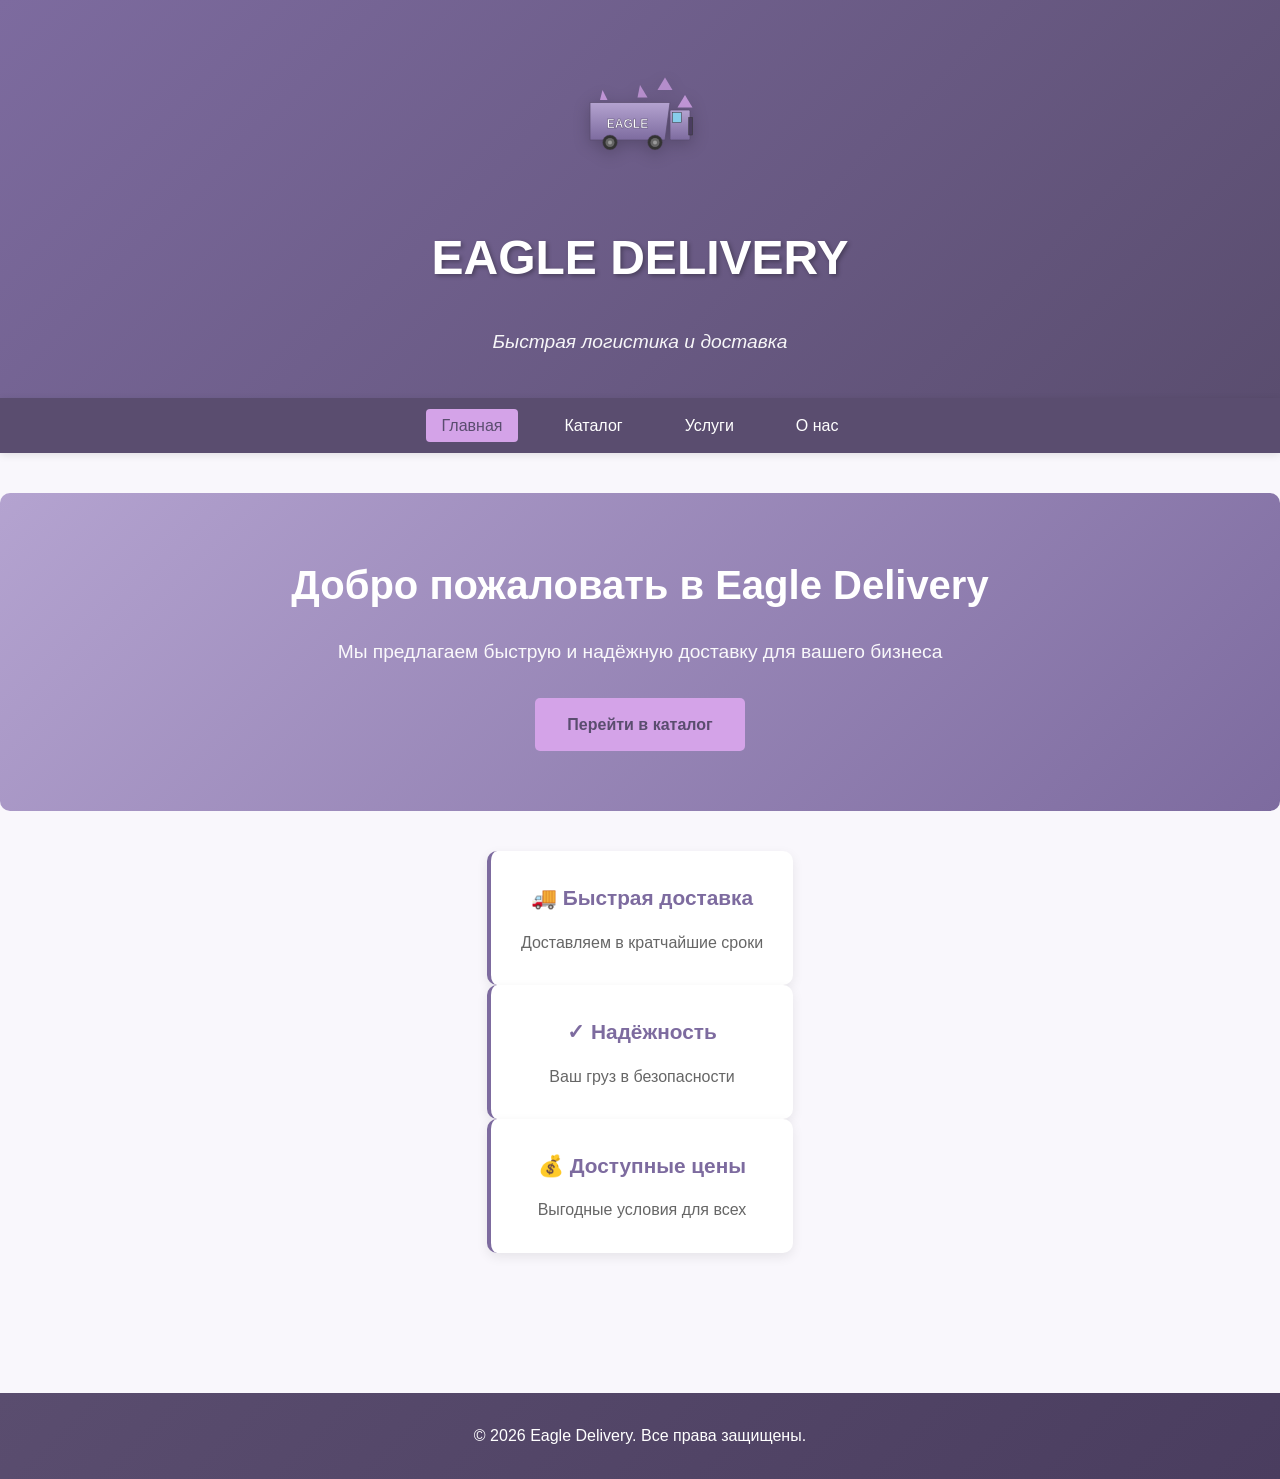
<file: index.html>
<!DOCTYPE html>
<html lang="ru">
<head>
    <meta charset="UTF-8">
    <meta name="viewport" content="width=device-width, initial-scale=1.0">
    <title>Eagle Delivery - Доставка и логистика</title>
    <link rel="stylesheet" href="styles.css">
</head>
<body>
    <header>
        <div class="container">
            <div class="logo-section">
                <svg class="logo" viewBox="0 0 600 600" xmlns="http://www.w3.org/2000/svg">
                    <!-- Грузовик с логотипом Lecho -->
                    <defs>
                        <linearGradient id="truckGradient" x1="0%" y1="0%" x2="0%" y2="100%">
                            <stop offset="0%" style="stop-color:#b4a3d0;stop-opacity:1" />
                            <stop offset="100%" style="stop-color:#7d6b9f;stop-opacity:1" />
                        </linearGradient>
                    </defs>
                    
                    <!-- Кузов грузовика -->
                    <polygon points="100,280 100,400 400,400 420,250 100,250" fill="url(#truckGradient)" stroke="#5a4d6f" stroke-width="3"/>
                    
                    <!-- Кабина -->
                    <rect x="420" y="280" width="80" height="120" fill="url(#truckGradient)" stroke="#5a4d6f" stroke-width="3" rx="5"/>
                    
                    <!-- Окно кабины -->
                    <rect x="430" y="290" width="35" height="40" fill="#87ceeb" stroke="#333" stroke-width="2"/>
                    
                    <!-- Передний бампер -->
                    <rect x="495" y="310" width="15" height="70" fill="#4a3d5f" stroke="#333" stroke-width="2"/>
                    
                    <!-- Колёса -->
                    <circle cx="180" cy="410" r="30" fill="#333" stroke="#5a4d6f" stroke-width="2"/>
                    <circle cx="180" cy="410" r="18" fill="#666"/>
                    <circle cx="180" cy="410" r="8" fill="#999"/>
                    
                    <circle cx="360" cy="410" r="30" fill="#333" stroke="#5a4d6f" stroke-width="2"/>
                    <circle cx="360" cy="410" r="18" fill="#666"/>
                    <circle cx="360" cy="410" r="8" fill="#999"/>
                    
                    <!-- Молния скорости слева -->
                    <polygon points="150,200 170,240 140,240" fill="#d4a3e8" opacity="0.8"/>
                    <polygon points="300,180 330,230 290,230" fill="#d4a3e8" opacity="0.7"/>
                    
                    <!-- Молния скорости справа -->
                    <polygon points="480,220 510,270 450,270" fill="#d4a3e8" opacity="0.8"/>
                    <polygon points="400,150 430,200 370,200" fill="#d4a3e8" opacity="0.7"/>
                    
                    <!-- Текст LECHO -->
                    <text x="250" y="350" font-family="Arial, sans-serif" font-size="48" font-weight="bold" text-anchor="middle" fill="#fff" stroke="#5a4d6f" stroke-width="2">EAGLE</text>
                </svg>
                <h1>EAGLE DELIVERY</h1>
                <p class="tagline">Быстрая логистика и доставка</p>
            </div>
        </div>
    </header>

    <nav class="navbar">
        <div class="container">
            <ul class="nav-menu">
                <li><a href="index.html" class="active">Главная</a></li>
                <li><a href="catalog/items.html">Каталог</a></li>
                <li><a href="catalog/services.html">Услуги</a></li>
                <li><a href="catalog/about.html">О нас</a></li>
            </ul>
        </div>
    </nav>

    <main>
        <section class="hero">
            <div class="container">
                <h2>Добро пожаловать в Eagle Delivery</h2>
                <p>Мы предлагаем быструю и надёжную доставку для вашего бизнеса</p>
                <a href="catalog/items.html" class="btn btn-primary">Перейти в каталог</a>
            </div>
        </section>

        <section class="features">
            <div class="container">
                <div class="feature-card">
                    <h3>🚚 Быстрая доставка</h3>
                    <p>Доставляем в кратчайшие сроки</p>
                </div>
                <div class="feature-card">
                    <h3>✓ Надёжность</h3>
                    <p>Ваш груз в безопасности</p>
                </div>
                <div class="feature-card">
                    <h3>💰 Доступные цены</h3>
                    <p>Выгодные условия для всех</p>
                </div>
            </div>
        </section>
    </main>

    <footer>
        <div class="container">
            <p>&copy; 2026 Eagle Delivery. Все права защищены.</p>
        </div>
    </footer>
</body>
</html>
</file>
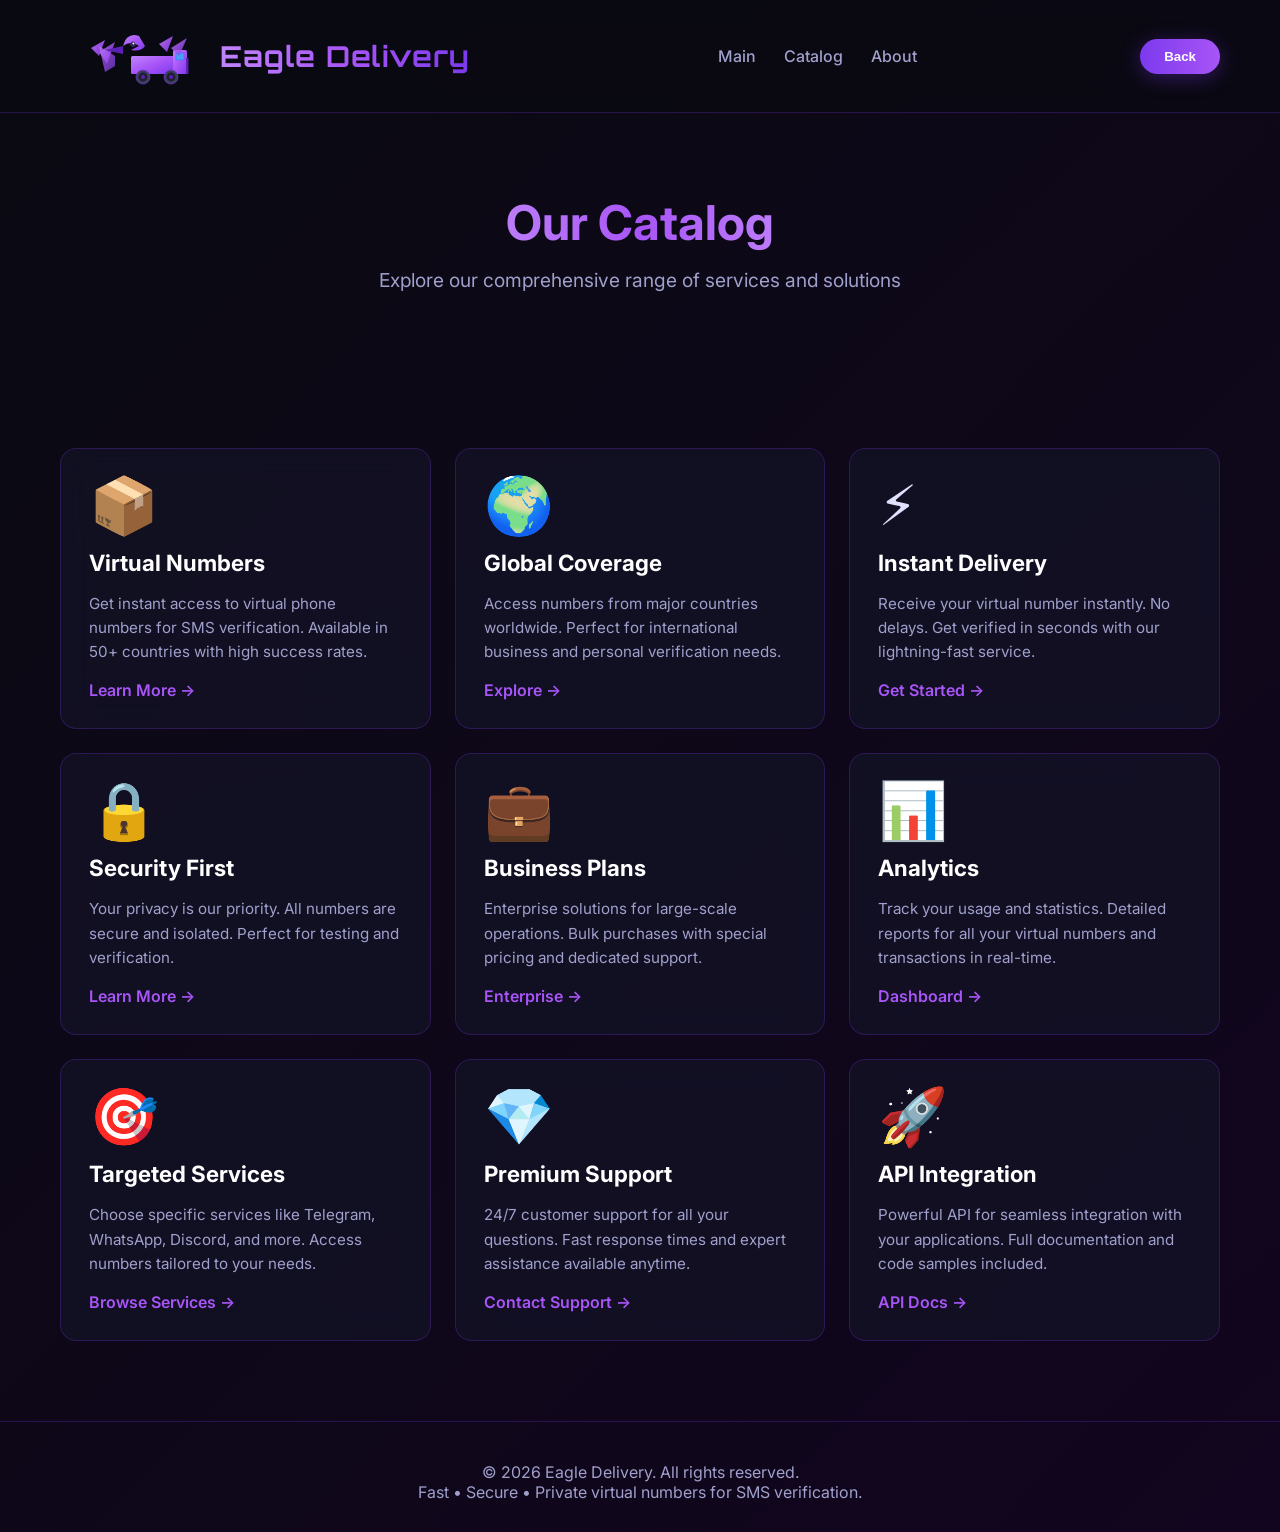
<file: catalog.html>
<!DOCTYPE html>
<html lang="en">
<head>
  <meta charset="UTF-8" />
  <meta name="viewport" content="width=device-width, initial-scale=1.0"/>
  <title>Catalog — Eagle Delivery</title>
  <link rel="preconnect" href="https://fonts.googleapis.com">
  <link rel="preconnect" href="https://fonts.gstatic.com" crossorigin>
  <link href="https://fonts.googleapis.com/css2?family=Inter:wght@300;400;500;600;700&family=Orbitron:wght@500;700&display=swap" rel="stylesheet">
  <link rel="stylesheet" href="https://cdnjs.cloudflare.com/ajax/libs/font-awesome/6.5.1/css/all.min.css" integrity="sha512-DTOQO9RWCH3ppGqcWaEA1BIZOC6xxalwEsw9c2QQeAIftl+Vegovlnee1c9QX4TctnWMn13TZye+giMm8e2LwA==" crossorigin="anonymous" referrerpolicy="no-referrer" />
  <style>
    :root {
      --bg: #0a0a12;
      --card-bg: rgba(20, 20, 40, 0.65);
      --purple: #7c3aed;
      --purple-light: #a855f7;
      --purple-dark: #5b21b6;
      --text: #e0e0ff;
      --text-muted: #a0a0cc;
      --border: rgba(124, 58, 237, 0.25);
    }
    * { margin:0; padding:0; box-sizing:border-box; }
    body {
      font-family: 'Inter', system-ui, sans-serif;
      background: linear-gradient(135deg, #0a0a12 0%, #12051f 100%);
      color: var(--text);
      min-height: 100vh;
      overflow-x: hidden;
    }
    .container { max-width: 1200px; margin: 0 auto; padding: 0 20px; }
    header {
      padding: 16px 0;
      border-bottom: 1px solid var(--border);
      backdrop-filter: blur(12px);
      position: sticky;
      top: 0;
      z-index: 100;
      background: rgba(10,10,18,0.75);
    }
    nav {
      display: flex;
      justify-content: space-between;
      align-items: center;
    }
    .logo {
      display: flex;
      align-items: center;
    }
    .logo svg {
      width: 150px;
      height: auto;
    }
    .logo-text {
      font-family: 'Orbitron', sans-serif;
      font-size: 1.8rem;
      font-weight: 700;
      background: linear-gradient(90deg, #c084fc, #a855f7, #7c3aed);
      -webkit-background-clip: text;
      -webkit-text-fill-color: transparent;
      letter-spacing: 1px;
      margin-left: 10px;
    }
    .nav-links a {
      color: var(--text-muted);
      text-decoration: none;
      margin-left: 24px;
      font-weight: 500;
      transition: color 0.3s;
    }
    .nav-links a:hover { color: var(--purple-light); }
    .btn {
      background: linear-gradient(90deg, var(--purple), var(--purple-light));
      color: white;
      border: none;
      padding: 10px 24px;
      border-radius: 50px;
      font-weight: 600;
      cursor: pointer;
      transition: all 0.3s;
      box-shadow: 0 4px 20px rgba(124,58,237,0.35);
    }
    .btn:hover {
      transform: translateY(-2px);
      box-shadow: 0 8px 30px rgba(124,58,237,0.5);
    }
    .hero {
      padding: 80px 0 60px;
      text-align: center;
    }
    .hero h1 {
      font-size: 3rem;
      margin-bottom: 0.8rem;
      background: linear-gradient(90deg, #ffffff, var(--purple-light), #ffffff);
      -webkit-background-clip: text;
      -webkit-text-fill-color: transparent;
    }
    .hero p {
      font-size: 1.2rem;
      max-width: 600px;
      margin: 0 auto 2rem;
      color: var(--text-muted);
      line-height: 1.6;
    }
    .catalog-grid {
      display: grid;
      grid-template-columns: repeat(auto-fill, minmax(280px, 1fr));
      gap: 24px;
      margin: 60px 0;
    }
    .catalog-card {
      background: var(--card-bg);
      backdrop-filter: blur(16px);
      border: 1px solid var(--border);
      border-radius: 16px;
      padding: 28px;
      transition: all 0.4s ease;
      position: relative;
      overflow: hidden;
      cursor: pointer;
    }
    .catalog-card::before {
      content: "";
      position: absolute;
      inset: 0;
      background: linear-gradient(135deg, transparent, rgba(124,58,237,0.12), transparent);
      opacity: 0;
      transition: opacity 0.5s;
    }
    .catalog-card:hover::before { opacity: 1; }
    .catalog-card:hover {
      transform: translateY(-8px);
      box-shadow: 0 16px 48px rgba(0,0,0,0.5), 0 0 32px rgba(124,58,237,0.25);
    }
    .catalog-icon {
      font-size: 3.5rem;
      margin-bottom: 16px;
      line-height: 1;
    }
    .catalog-card h3 {
      font-size: 1.4rem;
      margin-bottom: 1rem;
      color: white;
    }
    .catalog-card p {
      color: var(--text-muted);
      font-size: 0.95rem;
      line-height: 1.6;
      margin-bottom: 16px;
    }
    .catalog-link {
      display: inline-block;
      color: var(--purple-light);
      text-decoration: none;
      font-weight: 600;
      transition: color 0.3s;
    }
    .catalog-link:hover {
      color: #c084fc;
    }
    footer {
      text-align: center;
      padding: 40px 0 30px;
      color: var(--text-muted);
      border-top: 1px solid var(--border);
      margin-top: 80px;
    }
    @media (max-width: 768px) {
      .nav-links { display: none; }
      .hero h1 { font-size: 2rem; }
      .catalog-grid { grid-template-columns: 1fr; }
    }
  </style>
</head>
<body>

  <header>
    <div class="container">
      <nav>
        <div class="logo">
          <svg width="150" height="80" viewBox="0 0 600 400" xmlns="http://www.w3.org/2000/svg">
            <defs>
              <linearGradient id="eagleGrad" x1="0%" y1="0%" x2="100%" y2="100%">
                <stop offset="0%" stop-color="#c084fc" />
                <stop offset="50%" stop-color="#a855f7" />
                <stop offset="100%" stop-color="#7c3aed" />
              </linearGradient>
            </defs>
            <polygon points="80,160 150,120 120,200" fill="url(#eagleGrad)" opacity="0.9"/>
            <polygon points="120,180 200,130 160,240" fill="url(#eagleGrad)" opacity="0.8"/>
            <path d="M320 150 Q280 120 240 150 Q260 80 320 100 L350 150 Q330 180 280 170 Z" fill="url(#eagleGrad)"/>
            <path d="M240 150 L150 170 L240 190 Z" fill="#5b21b6"/>
            <circle cx="290" cy="140" r="12" fill="#1f1f3f" stroke="#a855f7" stroke-width="2"/>
            <circle cx="292" cy="138" r="5" fill="white"/>
            <rect x="280" y="200" width="220" height="90" fill="url(#eagleGrad)" rx="8"/>
            <rect x="490" y="170" width="70" height="120" fill="url(#eagleGrad)" rx="8"/>
            <rect x="505" y="185" width="40" height="35" fill="#4a9ff5" stroke="#2563eb" stroke-width="2"/>
            <rect x="555" y="210" width="12" height="80" fill="#5b21b6"/>
            <circle cx="340" cy="305" r="35" fill="#3d3d5c" stroke="#7c3aed" stroke-width="3"/>
            <circle cx="340" cy="305" r="22" fill="#1f1f2e"/>
            <circle cx="340" cy="305" r="10" fill="#5b21b6"/>
            <circle cx="480" cy="305" r="35" fill="#3d3d5c" stroke="#7c3aed" stroke-width="3"/>
            <circle cx="480" cy="305" r="22" fill="#1f1f2e"/>
            <circle cx="480" cy="305" r="10" fill="#5b21b6"/>
            <polygon points="420,140 490,100 460,180" fill="url(#eagleGrad)" opacity="0.9"/>
            <polygon points="480,160 560,110 520,200" fill="url(#eagleGrad)" opacity="0.8"/>
            <polygon points="200,200 120,150 150,280 200,250" fill="url(#eagleGrad)" opacity="0.7"/>
          </svg>
          <span class="logo-text">Eagle Delivery</span>
        </div>
        <div class="nav-links">
          <a href="online_viewer_net (5).html">Main</a>
          <a href="catalog.html">Catalog</a>
          <a href="#about">About</a>
        </div>
        <button class="btn" onclick="window.location.href='online_viewer_net (5).html'">Back</button>
      </nav>
    </div>
  </header>

  <section class="hero">
    <div class="container">
      <h1>Our Catalog</h1>
      <p>Explore our comprehensive range of services and solutions</p>
    </div>
  </section>

  <section class="container">
    <div class="catalog-grid">
      <div class="catalog-card">
        <div class="catalog-icon">📦</div>
        <h3>Virtual Numbers</h3>
        <p>Get instant access to virtual phone numbers for SMS verification. Available in 50+ countries with high success rates.</p>
        <a href="#" class="catalog-link">Learn More →</a>
      </div>

      <div class="catalog-card">
        <div class="catalog-icon">🌍</div>
        <h3>Global Coverage</h3>
        <p>Access numbers from major countries worldwide. Perfect for international business and personal verification needs.</p>
        <a href="#" class="catalog-link">Explore →</a>
      </div>

      <div class="catalog-card">
        <div class="catalog-icon">⚡</div>
        <h3>Instant Delivery</h3>
        <p>Receive your virtual number instantly. No delays. Get verified in seconds with our lightning-fast service.</p>
        <a href="#" class="catalog-link">Get Started →</a>
      </div>

      <div class="catalog-card">
        <div class="catalog-icon">🔒</div>
        <h3>Security First</h3>
        <p>Your privacy is our priority. All numbers are secure and isolated. Perfect for testing and verification.</p>
        <a href="#" class="catalog-link">Learn More →</a>
      </div>

      <div class="catalog-card">
        <div class="catalog-icon">💼</div>
        <h3>Business Plans</h3>
        <p>Enterprise solutions for large-scale operations. Bulk purchases with special pricing and dedicated support.</p>
        <a href="#" class="catalog-link">Enterprise →</a>
      </div>

      <div class="catalog-card">
        <div class="catalog-icon">📊</div>
        <h3>Analytics</h3>
        <p>Track your usage and statistics. Detailed reports for all your virtual numbers and transactions in real-time.</p>
        <a href="#" class="catalog-link">Dashboard →</a>
      </div>

      <div class="catalog-card">
        <div class="catalog-icon">🎯</div>
        <h3>Targeted Services</h3>
        <p>Choose specific services like Telegram, WhatsApp, Discord, and more. Access numbers tailored to your needs.</p>
        <a href="#" class="catalog-link">Browse Services →</a>
      </div>

      <div class="catalog-card">
        <div class="catalog-icon">💎</div>
        <h3>Premium Support</h3>
        <p>24/7 customer support for all your questions. Fast response times and expert assistance available anytime.</p>
        <a href="#" class="catalog-link">Contact Support →</a>
      </div>

      <div class="catalog-card">
        <div class="catalog-icon">🚀</div>
        <h3>API Integration</h3>
        <p>Powerful API for seamless integration with your applications. Full documentation and code samples included.</p>
        <a href="#" class="catalog-link">API Docs →</a>
      </div>
    </div>
  </section>

  <footer>
    <div class="container">
      <p>© 2026 Eagle Delivery. All rights reserved.<br>
      Fast • Secure • Private virtual numbers for SMS verification.</p>
    </div>
  </footer>

</body>
</html>
</file>
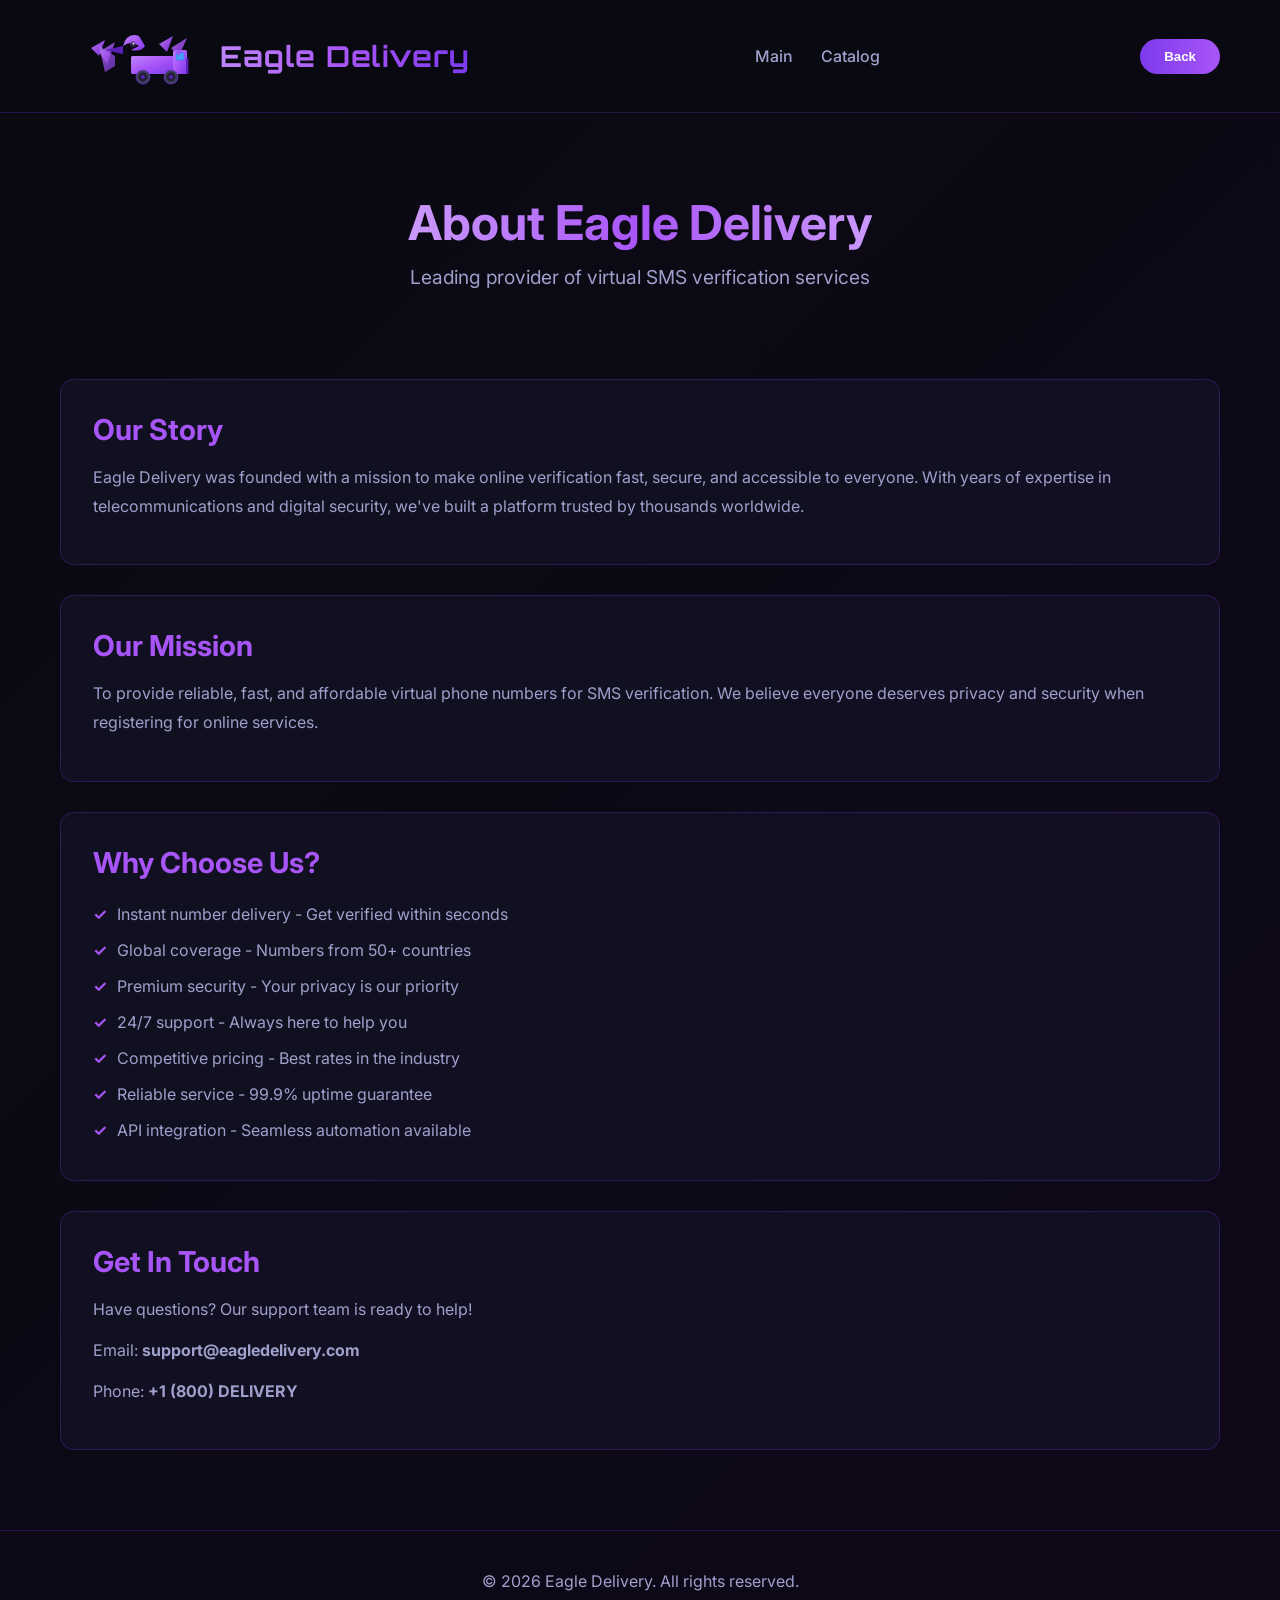
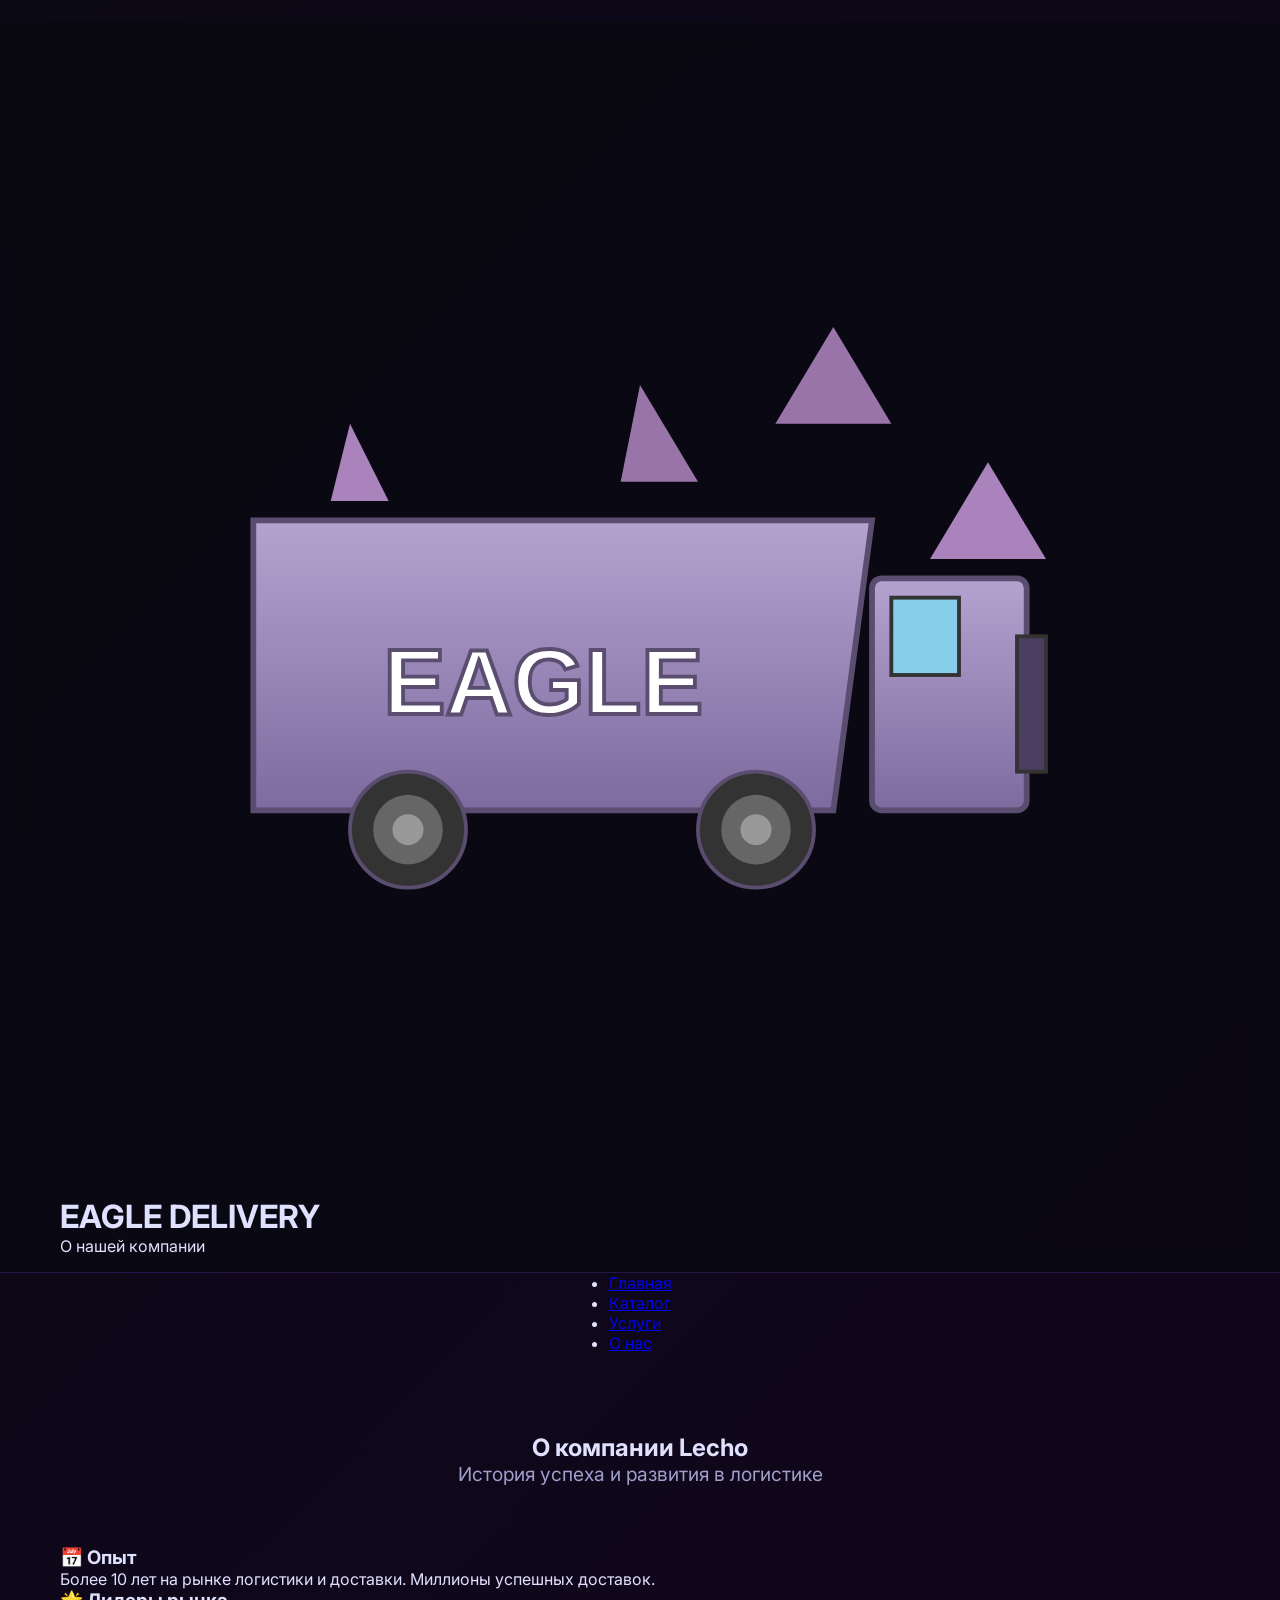
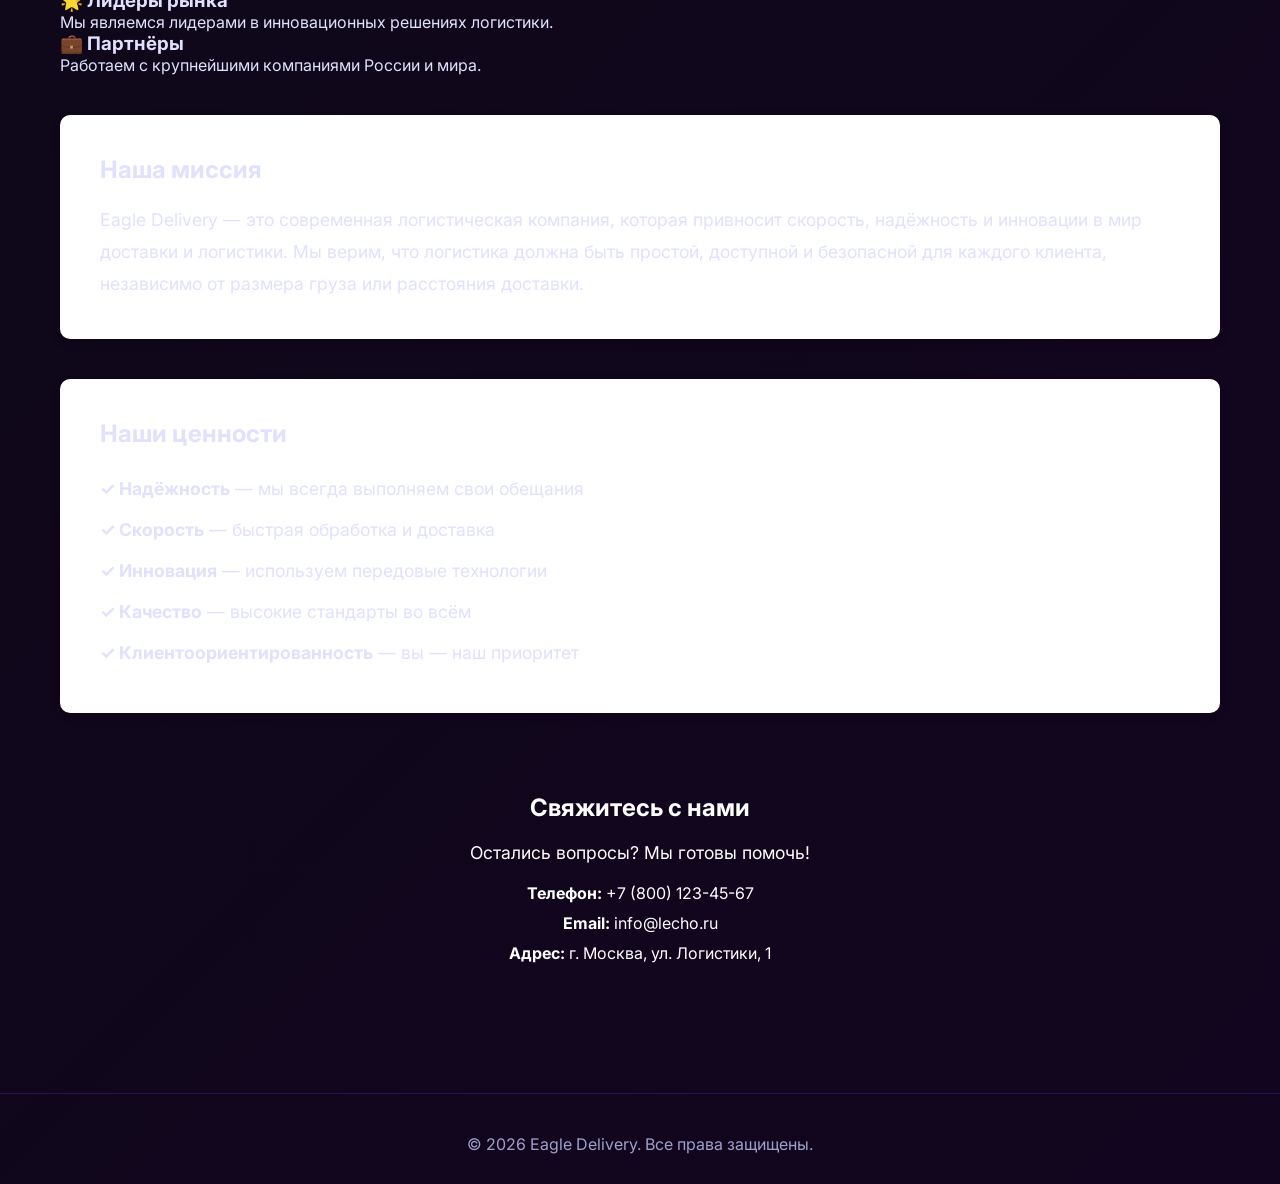
<file: catalog/about.html>
<!DOCTYPE html>
<html lang="en">
<head>
  <meta charset="UTF-8" />
  <meta name="viewport" content="width=device-width, initial-scale=1.0"/>
  <title>About — Eagle Delivery</title>
  <link rel="preconnect" href="https://fonts.googleapis.com">
  <link href="https://fonts.googleapis.com/css2?family=Inter:wght@300;400;500;600;700&family=Orbitron:wght@500;700&display=swap" rel="stylesheet">
  <style>
    :root {
      --bg: #0a0a12;
      --card-bg: rgba(20, 20, 40, 0.65);
      --purple: #7c3aed;
      --purple-light: #a855f7;
      --text: #e0e0ff;
      --text-muted: #a0a0cc;
      --border: rgba(124, 58, 237, 0.25);
    }
    * { margin:0; padding:0; box-sizing:border-box; }
    body {
      font-family: 'Inter', system-ui, sans-serif;
      background: linear-gradient(135deg, #0a0a12 0%, #12051f 100%);
      color: var(--text);
      min-height: 100vh;
    }
    .container { max-width: 1200px; margin: 0 auto; padding: 0 20px; }
    header {
      padding: 16px 0;
      border-bottom: 1px solid var(--border);
      backdrop-filter: blur(12px);
      position: sticky;
      top: 0;
      z-index: 100;
      background: rgba(10,10,18,0.75);
    }
    nav {
      display: flex;
      justify-content: space-between;
      align-items: center;
    }
    .logo {
      display: flex;
      align-items: center;
    }
    .logo svg { width: 150px; height: auto; }
    .logo-text {
      font-family: 'Orbitron', sans-serif;
      font-size: 1.8rem;
      font-weight: 700;
      background: linear-gradient(90deg, #c084fc, #a855f7, #7c3aed);
      -webkit-background-clip: text;
      -webkit-text-fill-color: transparent;
      letter-spacing: 1px;
      margin-left: 10px;
    }
    .nav-links a {
      color: var(--text-muted);
      text-decoration: none;
      margin-left: 24px;
      font-weight: 500;
      transition: color 0.3s;
    }
    .btn {
      background: linear-gradient(90deg, var(--purple), var(--purple-light));
      color: white;
      border: none;
      padding: 10px 24px;
      border-radius: 50px;
      font-weight: 600;
      cursor: pointer;
    }
    .hero { padding: 80px 0 60px; text-align: center; }
    .hero h1 {
      font-size: 3rem;
      margin-bottom: 0.8rem;
      background: linear-gradient(90deg, #ffffff, var(--purple-light), #ffffff);
      -webkit-background-clip: text;
      -webkit-text-fill-color: transparent;
    }
    .hero p {
      font-size: 1.2rem;
      color: var(--text-muted);
    }
    .content-card {
      background: var(--card-bg);
      backdrop-filter: blur(16px);
      border: 1px solid var(--border);
      border-radius: 14px;
      padding: 32px;
      margin: 30px 0;
    }
    .content-card h2 {
      color: var(--purple-light);
      margin-bottom: 16px;
      font-size: 1.8rem;
    }
    .content-card p {
      color: var(--text-muted);
      line-height: 1.8;
      margin-bottom: 12px;
    }
    .content-card ul {
      list-style: none;
      padding-left: 0;
      margin-top: 16px;
    }
    .content-card li {
      color: var(--text-muted);
      padding: 8px 0;
      padding-left: 24px;
      position: relative;
    }
    .content-card li:before {
      content: "✓";
      position: absolute;
      left: 0;
      color: var(--purple-light);
      font-weight: bold;
    }
    footer {
      text-align: center;
      padding: 40px 0 30px;
      color: var(--text-muted);
      border-top: 1px solid var(--border);
      margin-top: 80px;
    }
  </style>
</head>
<body>

  <header>
    <div class="container">
      <nav>
        <div class="logo">
          <svg width="150" height="80" viewBox="0 0 600 400" xmlns="http://www.w3.org/2000/svg">
            <defs>
              <linearGradient id="eagleGrad" x1="0%" y1="0%" x2="100%" y2="100%">
                <stop offset="0%" stop-color="#c084fc" />
                <stop offset="50%" stop-color="#a855f7" />
                <stop offset="100%" stop-color="#7c3aed" />
              </linearGradient>
            </defs>
            <polygon points="80,160 150,120 120,200" fill="url(#eagleGrad)" opacity="0.9"/>
            <polygon points="120,180 200,130 160,240" fill="url(#eagleGrad)" opacity="0.8"/>
            <path d="M320 150 Q280 120 240 150 Q260 80 320 100 L350 150 Q330 180 280 170 Z" fill="url(#eagleGrad)"/>
            <path d="M240 150 L150 170 L240 190 Z" fill="#5b21b6"/>
            <circle cx="290" cy="140" r="12" fill="#1f1f3f" stroke="#a855f7" stroke-width="2"/>
            <circle cx="292" cy="138" r="5" fill="white"/>
            <rect x="280" y="200" width="220" height="90" fill="url(#eagleGrad)" rx="8"/>
            <rect x="490" y="170" width="70" height="120" fill="url(#eagleGrad)" rx="8"/>
            <rect x="505" y="185" width="40" height="35" fill="#4a9ff5" stroke="#2563eb" stroke-width="2"/>
            <rect x="555" y="210" width="12" height="80" fill="#5b21b6"/>
            <circle cx="340" cy="305" r="35" fill="#3d3d5c" stroke="#7c3aed" stroke-width="3"/>
            <circle cx="340" cy="305" r="22" fill="#1f1f2e"/>
            <circle cx="340" cy="305" r="10" fill="#5b21b6"/>
            <circle cx="480" cy="305" r="35" fill="#3d3d5c" stroke="#7c3aed" stroke-width="3"/>
            <circle cx="480" cy="305" r="22" fill="#1f1f2e"/>
            <circle cx="480" cy="305" r="10" fill="#5b21b6"/>
            <polygon points="420,140 490,100 460,180" fill="url(#eagleGrad)" opacity="0.9"/>
            <polygon points="480,160 560,110 520,200" fill="url(#eagleGrad)" opacity="0.8"/>
            <polygon points="200,200 120,150 150,280 200,250" fill="url(#eagleGrad)" opacity="0.7"/>
          </svg>
          <span class="logo-text">Eagle Delivery</span>
        </div>
        <div class="nav-links">
          <a href="../online_viewer_net (5).html">Main</a>
          <a href="../catalog.html">Catalog</a>
        </div>
        <button class="btn" onclick="window.location.href='../online_viewer_net (5).html'">Back</button>
      </nav>
    </div>
  </header>

  <section class="hero">
    <div class="container">
      <h1>About Eagle Delivery</h1>
      <p>Leading provider of virtual SMS verification services</p>
    </div>
  </section>

  <section class="container">
    <div class="content-card">
      <h2>Our Story</h2>
      <p>Eagle Delivery was founded with a mission to make online verification fast, secure, and accessible to everyone. With years of expertise in telecommunications and digital security, we've built a platform trusted by thousands worldwide.</p>
    </div>

    <div class="content-card">
      <h2>Our Mission</h2>
      <p>To provide reliable, fast, and affordable virtual phone numbers for SMS verification. We believe everyone deserves privacy and security when registering for online services.</p>
    </div>

    <div class="content-card">
      <h2>Why Choose Us?</h2>
      <ul>
        <li>Instant number delivery - Get verified within seconds</li>
        <li>Global coverage - Numbers from 50+ countries</li>
        <li>Premium security - Your privacy is our priority</li>
        <li>24/7 support - Always here to help you</li>
        <li>Competitive pricing - Best rates in the industry</li>
        <li>Reliable service - 99.9% uptime guarantee</li>
        <li>API integration - Seamless automation available</li>
      </ul>
    </div>

    <div class="content-card">
      <h2>Get In Touch</h2>
      <p>Have questions? Our support team is ready to help!</p>
      <p>Email: <strong>support@eagledelivery.com</strong></p>
      <p>Phone: <strong>+1 (800) DELIVERY</strong></p>
    </div>
  </section>

  <footer>
    <div class="container">
      <p>© 2026 Eagle Delivery. All rights reserved.</p>
    </div>
  </footer>

</body>
</html>
</head>
<body>
    <header>
        <div class="container">
            <div class="logo-section">
                <svg class="logo" viewBox="0 0 600 600" xmlns="http://www.w3.org/2000/svg">
                    <defs>
                        <linearGradient id="truckGradient" x1="0%" y1="0%" x2="0%" y2="100%">
                            <stop offset="0%" style="stop-color:#b4a3d0;stop-opacity:1" />
                            <stop offset="100%" style="stop-color:#7d6b9f;stop-opacity:1" />
                        </linearGradient>
                    </defs>
                    <polygon points="100,280 100,400 400,400 420,250 100,250" fill="url(#truckGradient)" stroke="#5a4d6f" stroke-width="3"/>
                    <rect x="420" y="280" width="80" height="120" fill="url(#truckGradient)" stroke="#5a4d6f" stroke-width="3" rx="5"/>
                    <rect x="430" y="290" width="35" height="40" fill="#87ceeb" stroke="#333" stroke-width="2"/>
                    <rect x="495" y="310" width="15" height="70" fill="#4a3d5f" stroke="#333" stroke-width="2"/>
                    <circle cx="180" cy="410" r="30" fill="#333" stroke="#5a4d6f" stroke-width="2"/>
                    <circle cx="180" cy="410" r="18" fill="#666"/>
                    <circle cx="180" cy="410" r="8" fill="#999"/>
                    <circle cx="360" cy="410" r="30" fill="#333" stroke="#5a4d6f" stroke-width="2"/>
                    <circle cx="360" cy="410" r="18" fill="#666"/>
                    <circle cx="360" cy="410" r="8" fill="#999"/>
                    <polygon points="150,200 170,240 140,240" fill="#d4a3e8" opacity="0.8"/>
                    <polygon points="300,180 330,230 290,230" fill="#d4a3e8" opacity="0.7"/>
                    <polygon points="480,220 510,270 450,270" fill="#d4a3e8" opacity="0.8"/>
                    <polygon points="400,150 430,200 370,200" fill="#d4a3e8" opacity="0.7"/>
                    <text x="250" y="350" font-family="Arial, sans-serif" font-size="48" font-weight="bold" text-anchor="middle" fill="#fff" stroke="#5a4d6f" stroke-width="2">EAGLE</text>
                </svg>
                <h1>EAGLE DELIVERY</h1>
                <p class="tagline">О нашей компании</p>
            </div>
        </div>
    </header>

    <nav class="navbar">
        <div class="container">
            <ul class="nav-menu">
                <li><a href="../index.html">Главная</a></li>
                <li><a href="items.html">Каталог</a></li>
                <li><a href="services.html">Услуги</a></li>
                <li><a href="about.html" class="active">О нас</a></li>
            </ul>
        </div>
    </nav>

    <main>
        <section class="hero">
            <div class="container">
                <h2>О компании Lecho</h2>
                <p>История успеха и развития в логистике</p>
            </div>
        </section>

        <section>
            <div class="container">
                <div class="features">
                    <div class="feature-card fade-in">
                        <h3>📅 Опыт</h3>
                        <p>Более 10 лет на рынке логистики и доставки. Миллионы успешных доставок.</p>
                    </div>
                    <div class="feature-card fade-in">
                        <h3>🌟 Лидеры рынка</h3>
                        <p>Мы являемся лидерами в инновационных решениях логистики.</p>
                    </div>
                    <div class="feature-card fade-in">
                        <h3>💼 Партнёры</h3>
                        <p>Работаем с крупнейшими компаниями России и мира.</p>
                    </div>
                </div>

                <div style="background: white; padding: 40px; border-radius: 10px; margin: 40px 0; box-shadow: 0 4px 12px rgba(0,0,0,0.08);">
                    <h2 style="color: var(--primary-color); margin-bottom: 20px;">Наша миссия</h2>
                    <p style="font-size: 1.1em; color: var(--text-light); line-height: 1.8;">
                        Eagle Delivery — это современная логистическая компания, которая привносит скорость, надёжность и инновации в мир доставки и логистики. 
                        Мы верим, что логистика должна быть простой, доступной и безопасной для каждого клиента, независимо от размера груза или расстояния доставки.
                    </p>
                </div>

                <div style="background: white; padding: 40px; border-radius: 10px; margin: 40px 0; box-shadow: 0 4px 12px rgba(0,0,0,0.08);">
                    <h2 style="color: var(--primary-color); margin-bottom: 20px;">Наши ценности</h2>
                    <ul style="list-style: none; font-size: 1.1em; color: var(--text-dark);">
                        <li style="padding: 10px 0;"><strong style="color: var(--primary-color);">✓ Надёжность</strong> — мы всегда выполняем свои обещания</li>
                        <li style="padding: 10px 0;"><strong style="color: var(--primary-color);">✓ Скорость</strong> — быстрая обработка и доставка</li>
                        <li style="padding: 10px 0;"><strong style="color: var(--primary-color);">✓ Инновация</strong> — используем передовые технологии</li>
                        <li style="padding: 10px 0;"><strong style="color: var(--primary-color);">✓ Качество</strong> — высокие стандарты во всём</li>
                        <li style="padding: 10px 0;"><strong style="color: var(--primary-color);">✓ Клиентоориентированность</strong> — вы — наш приоритет</li>
                    </ul>
                </div>

                <div style="background: var(--primary-light); color: white; padding: 40px; border-radius: 10px; margin: 40px 0; text-align: center;">
                    <h2 style="margin-bottom: 20px;">Свяжитесь с нами</h2>
                    <p style="font-size: 1.1em; margin-bottom: 20px;">Остались вопросы? Мы готовы помочь!</p>
                    <p style="margin: 10px 0;"><strong>Телефон:</strong> +7 (800) 123-45-67</p>
                    <p style="margin: 10px 0;"><strong>Email:</strong> info@lecho.ru</p>
                    <p style="margin: 10px 0;"><strong>Адрес:</strong> г. Москва, ул. Логистики, 1</p>
                </div>
            </div>
        </section>
    </main>

    <footer>
        <div class="container">
            <p>&copy; 2026 Eagle Delivery. Все права защищены.</p>
        </div>
    </footer>
</body>
</html>
</file>
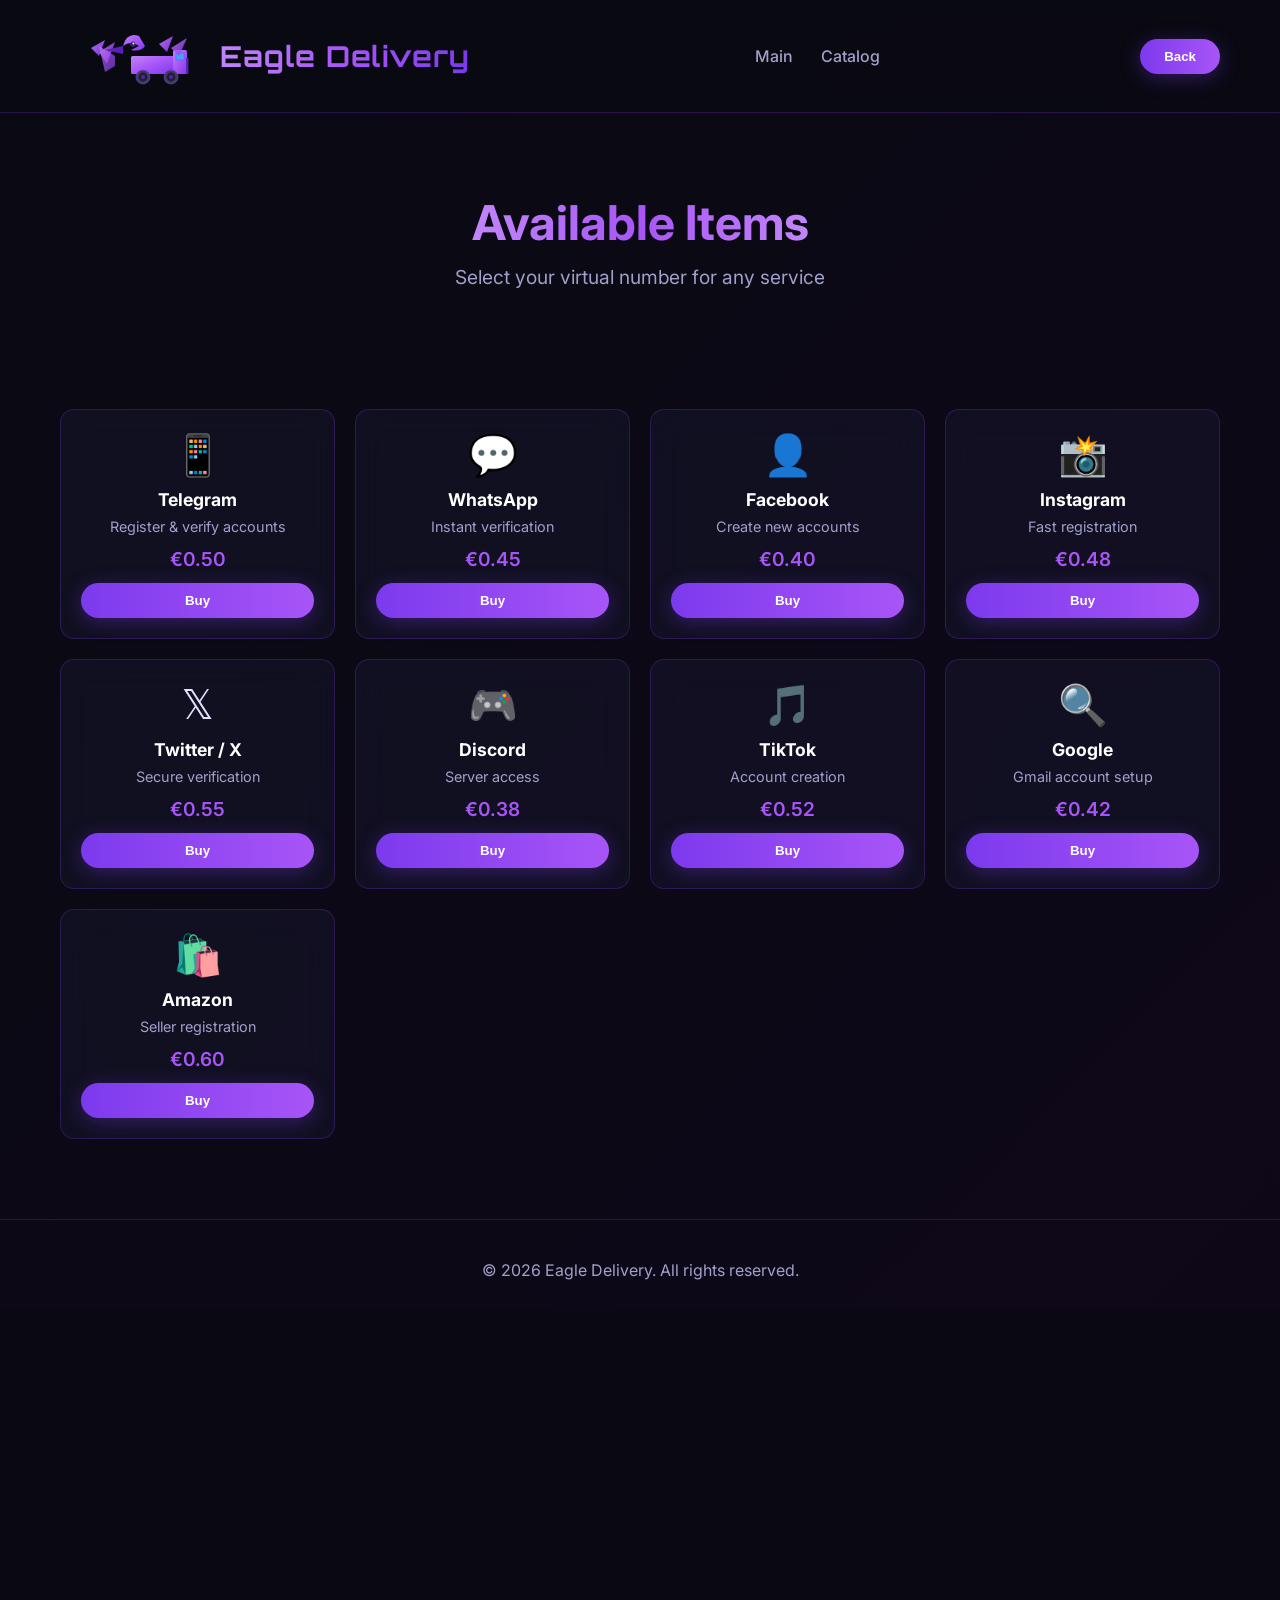
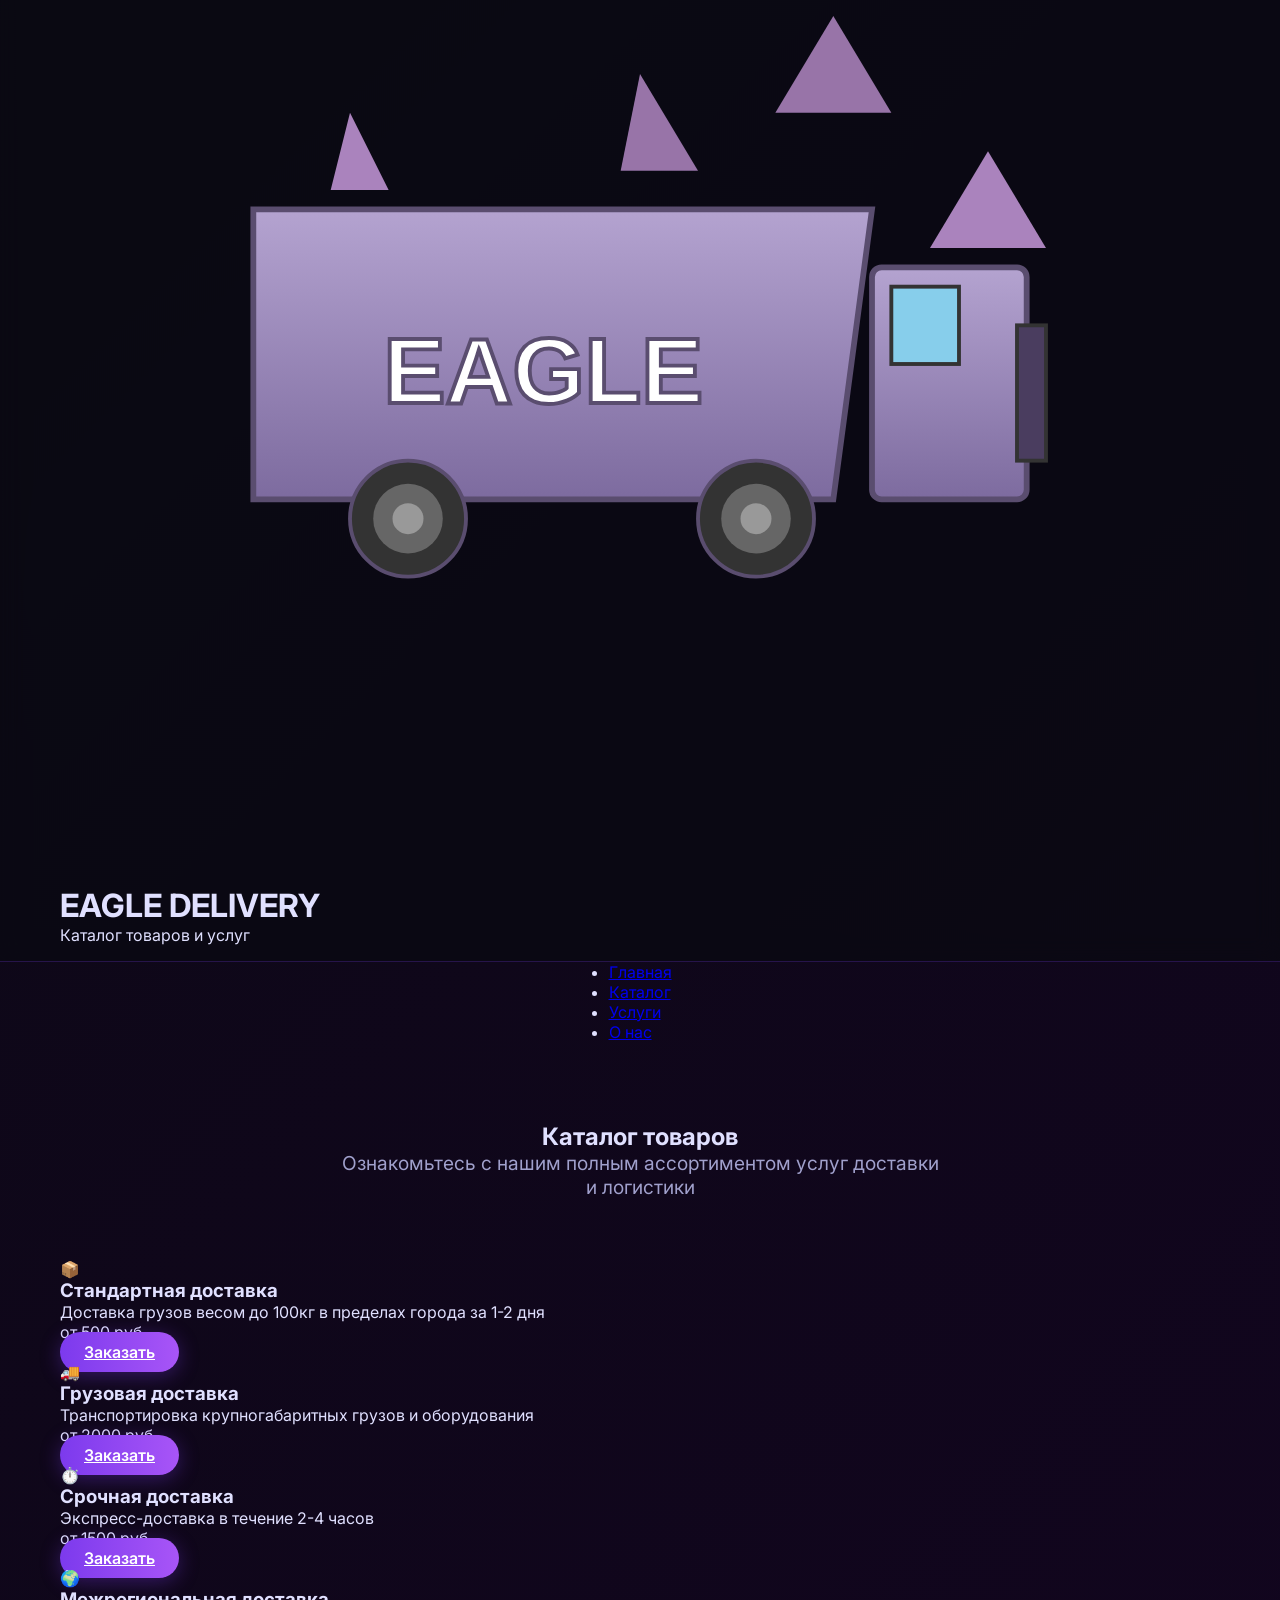
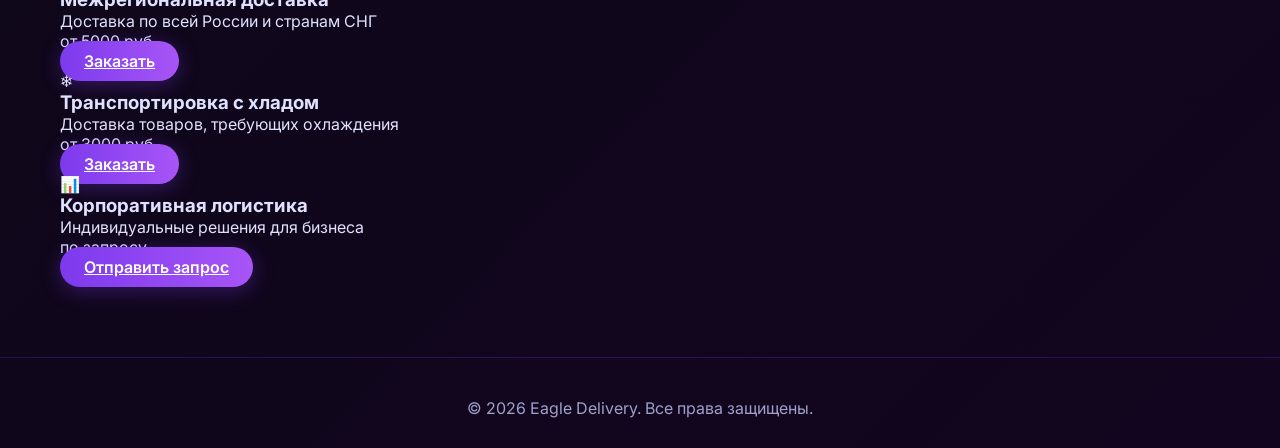
<file: catalog/items.html>
<!DOCTYPE html>
<html lang="en">
<head>
  <meta charset="UTF-8" />
  <meta name="viewport" content="width=device-width, initial-scale=1.0"/>
  <title>Items — Eagle Delivery</title>
  <link rel="preconnect" href="https://fonts.googleapis.com">
  <link rel="preconnect" href="https://fonts.gstatic.com" crossorigin>
  <link href="https://fonts.googleapis.com/css2?family=Inter:wght@300;400;500;600;700&family=Orbitron:wght@500;700&display=swap" rel="stylesheet">
  <style>
    :root {
      --bg: #0a0a12;
      --card-bg: rgba(20, 20, 40, 0.65);
      --purple: #7c3aed;
      --purple-light: #a855f7;
      --purple-dark: #5b21b6;
      --text: #e0e0ff;
      --text-muted: #a0a0cc;
      --border: rgba(124, 58, 237, 0.25);
    }
    * { margin:0; padding:0; box-sizing:border-box; }
    body {
      font-family: 'Inter', system-ui, sans-serif;
      background: linear-gradient(135deg, #0a0a12 0%, #12051f 100%);
      color: var(--text);
      min-height: 100vh;
    }
    .container { max-width: 1200px; margin: 0 auto; padding: 0 20px; }
    header {
      padding: 16px 0;
      border-bottom: 1px solid var(--border);
      backdrop-filter: blur(12px);
      position: sticky;
      top: 0;
      z-index: 100;
      background: rgba(10,10,18,0.75);
    }
    nav {
      display: flex;
      justify-content: space-between;
      align-items: center;
    }
    .logo {
      display: flex;
      align-items: center;
    }
    .logo svg { width: 150px; height: auto; }
    .logo-text {
      font-family: 'Orbitron', sans-serif;
      font-size: 1.8rem;
      font-weight: 700;
      background: linear-gradient(90deg, #c084fc, #a855f7, #7c3aed);
      -webkit-background-clip: text;
      -webkit-text-fill-color: transparent;
      letter-spacing: 1px;
      margin-left: 10px;
    }
    .nav-links a {
      color: var(--text-muted);
      text-decoration: none;
      margin-left: 24px;
      font-weight: 500;
      transition: color 0.3s;
    }
    .nav-links a:hover { color: var(--purple-light); }
    .btn {
      background: linear-gradient(90deg, var(--purple), var(--purple-light));
      color: white;
      border: none;
      padding: 10px 24px;
      border-radius: 50px;
      font-weight: 600;
      cursor: pointer;
      transition: all 0.3s;
      box-shadow: 0 4px 20px rgba(124,58,237,0.35);
    }
    .btn:hover {
      transform: translateY(-2px);
      box-shadow: 0 8px 30px rgba(124,58,237,0.5);
    }
    .hero { padding: 80px 0 60px; text-align: center; }
    .hero h1 {
      font-size: 3rem;
      margin-bottom: 0.8rem;
      background: linear-gradient(90deg, #ffffff, var(--purple-light), #ffffff);
      -webkit-background-clip: text;
      -webkit-text-fill-color: transparent;
    }
    .hero p {
      font-size: 1.2rem;
      max-width: 600px;
      margin: 0 auto;
      color: var(--text-muted);
    }
    .items-grid {
      display: grid;
      grid-template-columns: repeat(auto-fill, minmax(240px, 1fr));
      gap: 20px;
      margin: 60px 0;
    }
    .item-card {
      background: var(--card-bg);
      backdrop-filter: blur(16px);
      border: 1px solid var(--border);
      border-radius: 14px;
      padding: 20px;
      text-align: center;
      transition: all 0.4s;
      cursor: pointer;
    }
    .item-card:hover {
      transform: translateY(-8px);
      box-shadow: 0 16px 48px rgba(0,0,0,0.5), 0 0 32px rgba(124,58,237,0.25);
      border-color: var(--purple-light);
    }
    .item-icon { font-size: 2.5rem; margin-bottom: 10px; }
    .item-card h3 { color: white; margin-bottom: 8px; font-size: 1.1rem; }
    .item-card p { color: var(--text-muted); font-size: 0.9rem; margin-bottom: 12px; }
    .price { color: var(--purple-light); font-weight: 600; font-size: 1.2rem; margin: 12px 0; }
    footer {
      text-align: center;
      padding: 40px 0 30px;
      color: var(--text-muted);
      border-top: 1px solid var(--border);
      margin-top: 80px;
    }
  </style>
</head>
<body>

  <header>
    <div class="container">
      <nav>
        <div class="logo">
          <svg width="150" height="80" viewBox="0 0 600 400" xmlns="http://www.w3.org/2000/svg">
            <defs>
              <linearGradient id="eagleGrad" x1="0%" y1="0%" x2="100%" y2="100%">
                <stop offset="0%" stop-color="#c084fc" />
                <stop offset="50%" stop-color="#a855f7" />
                <stop offset="100%" stop-color="#7c3aed" />
              </linearGradient>
            </defs>
            <polygon points="80,160 150,120 120,200" fill="url(#eagleGrad)" opacity="0.9"/>
            <polygon points="120,180 200,130 160,240" fill="url(#eagleGrad)" opacity="0.8"/>
            <path d="M320 150 Q280 120 240 150 Q260 80 320 100 L350 150 Q330 180 280 170 Z" fill="url(#eagleGrad)"/>
            <path d="M240 150 L150 170 L240 190 Z" fill="#5b21b6"/>
            <circle cx="290" cy="140" r="12" fill="#1f1f3f" stroke="#a855f7" stroke-width="2"/>
            <circle cx="292" cy="138" r="5" fill="white"/>
            <rect x="280" y="200" width="220" height="90" fill="url(#eagleGrad)" rx="8"/>
            <rect x="490" y="170" width="70" height="120" fill="url(#eagleGrad)" rx="8"/>
            <rect x="505" y="185" width="40" height="35" fill="#4a9ff5" stroke="#2563eb" stroke-width="2"/>
            <rect x="555" y="210" width="12" height="80" fill="#5b21b6"/>
            <circle cx="340" cy="305" r="35" fill="#3d3d5c" stroke="#7c3aed" stroke-width="3"/>
            <circle cx="340" cy="305" r="22" fill="#1f1f2e"/>
            <circle cx="340" cy="305" r="10" fill="#5b21b6"/>
            <circle cx="480" cy="305" r="35" fill="#3d3d5c" stroke="#7c3aed" stroke-width="3"/>
            <circle cx="480" cy="305" r="22" fill="#1f1f2e"/>
            <circle cx="480" cy="305" r="10" fill="#5b21b6"/>
            <polygon points="420,140 490,100 460,180" fill="url(#eagleGrad)" opacity="0.9"/>
            <polygon points="480,160 560,110 520,200" fill="url(#eagleGrad)" opacity="0.8"/>
            <polygon points="200,200 120,150 150,280 200,250" fill="url(#eagleGrad)" opacity="0.7"/>
          </svg>
          <span class="logo-text">Eagle Delivery</span>
        </div>
        <div class="nav-links">
          <a href="../online_viewer_net (5).html">Main</a>
          <a href="../catalog.html">Catalog</a>
        </div>
        <button class="btn" onclick="window.location.href='../online_viewer_net (5).html'">Back</button>
      </nav>
    </div>
  </header>

  <section class="hero">
    <div class="container">
      <h1>Available Items</h1>
      <p>Select your virtual number for any service</p>
    </div>
  </section>

  <section class="container">
    <div class="items-grid">
      <div class="item-card">
        <div class="item-icon">📱</div>
        <h3>Telegram</h3>
        <p>Register & verify accounts</p>
        <div class="price">€0.50</div>
        <button class="btn" style="width:100%;">Buy</button>
      </div>

      <div class="item-card">
        <div class="item-icon">💬</div>
        <h3>WhatsApp</h3>
        <p>Instant verification</p>
        <div class="price">€0.45</div>
        <button class="btn" style="width:100%;">Buy</button>
      </div>

      <div class="item-card">
        <div class="item-icon">👤</div>
        <h3>Facebook</h3>
        <p>Create new accounts</p>
        <div class="price">€0.40</div>
        <button class="btn" style="width:100%;">Buy</button>
      </div>

      <div class="item-card">
        <div class="item-icon">📸</div>
        <h3>Instagram</h3>
        <p>Fast registration</p>
        <div class="price">€0.48</div>
        <button class="btn" style="width:100%;">Buy</button>
      </div>

      <div class="item-card">
        <div class="item-icon">𝕏</div>
        <h3>Twitter / X</h3>
        <p>Secure verification</p>
        <div class="price">€0.55</div>
        <button class="btn" style="width:100%;">Buy</button>
      </div>

      <div class="item-card">
        <div class="item-icon">🎮</div>
        <h3>Discord</h3>
        <p>Server access</p>
        <div class="price">€0.38</div>
        <button class="btn" style="width:100%;">Buy</button>
      </div>

      <div class="item-card">
        <div class="item-icon">🎵</div>
        <h3>TikTok</h3>
        <p>Account creation</p>
        <div class="price">€0.52</div>
        <button class="btn" style="width:100%;">Buy</button>
      </div>

      <div class="item-card">
        <div class="item-icon">🔍</div>
        <h3>Google</h3>
        <p>Gmail account setup</p>
        <div class="price">€0.42</div>
        <button class="btn" style="width:100%;">Buy</button>
      </div>

      <div class="item-card">
        <div class="item-icon">🛍️</div>
        <h3>Amazon</h3>
        <p>Seller registration</p>
        <div class="price">€0.60</div>
        <button class="btn" style="width:100%;">Buy</button>
      </div>
    </div>
  </section>

  <footer>
    <div class="container">
      <p>© 2026 Eagle Delivery. All rights reserved.</p>
    </div>
  </footer>

</body>
</html>
</head>
<body>
    <header>
        <div class="container">
            <div class="logo-section">
                <svg class="logo" viewBox="0 0 600 600" xmlns="http://www.w3.org/2000/svg">
                    <defs>
                        <linearGradient id="truckGradient" x1="0%" y1="0%" x2="0%" y2="100%">
                            <stop offset="0%" style="stop-color:#b4a3d0;stop-opacity:1" />
                            <stop offset="100%" style="stop-color:#7d6b9f;stop-opacity:1" />
                        </linearGradient>
                    </defs>
                    <polygon points="100,280 100,400 400,400 420,250 100,250" fill="url(#truckGradient)" stroke="#5a4d6f" stroke-width="3"/>
                    <rect x="420" y="280" width="80" height="120" fill="url(#truckGradient)" stroke="#5a4d6f" stroke-width="3" rx="5"/>
                    <rect x="430" y="290" width="35" height="40" fill="#87ceeb" stroke="#333" stroke-width="2"/>
                    <rect x="495" y="310" width="15" height="70" fill="#4a3d5f" stroke="#333" stroke-width="2"/>
                    <circle cx="180" cy="410" r="30" fill="#333" stroke="#5a4d6f" stroke-width="2"/>
                    <circle cx="180" cy="410" r="18" fill="#666"/>
                    <circle cx="180" cy="410" r="8" fill="#999"/>
                    <circle cx="360" cy="410" r="30" fill="#333" stroke="#5a4d6f" stroke-width="2"/>
                    <circle cx="360" cy="410" r="18" fill="#666"/>
                    <circle cx="360" cy="410" r="8" fill="#999"/>
                    <polygon points="150,200 170,240 140,240" fill="#d4a3e8" opacity="0.8"/>
                    <polygon points="300,180 330,230 290,230" fill="#d4a3e8" opacity="0.7"/>
                    <polygon points="480,220 510,270 450,270" fill="#d4a3e8" opacity="0.8"/>
                    <polygon points="400,150 430,200 370,200" fill="#d4a3e8" opacity="0.7"/>
                    <text x="250" y="350" font-family="Arial, sans-serif" font-size="48" font-weight="bold" text-anchor="middle" fill="#fff" stroke="#5a4d6f" stroke-width="2">EAGLE</text>
                </svg>
                <h1>EAGLE DELIVERY</h1>
                <p class="tagline">Каталог товаров и услуг</p>
            </div>
        </div>
    </header>

    <nav class="navbar">
        <div class="container">
            <ul class="nav-menu">
                <li><a href="../index.html">Главная</a></li>
                <li><a href="items.html" class="active">Каталог</a></li>
                <li><a href="services.html">Услуги</a></li>
                <li><a href="about.html">О нас</a></li>
            </ul>
        </div>
    </nav>

    <main>
        <section class="hero">
            <div class="container">
                <h2>Каталог товаров</h2>
                <p>Ознакомьтесь с нашим полным ассортиментом услуг доставки и логистики</p>
            </div>
        </section>

        <section>
            <div class="container">
                <div class="catalog-container">
                    <div class="catalog-item fade-in">
                        <div class="catalog-item-image">📦</div>
                        <div class="catalog-item-content">
                            <h3 class="catalog-item-title">Стандартная доставка</h3>
                            <p class="catalog-item-description">Доставка грузов весом до 100кг в пределах города за 1-2 дня</p>
                            <p class="catalog-item-price">от 500 руб.</p>
                            <a href="#" class="btn btn-primary">Заказать</a>
                        </div>
                    </div>

                    <div class="catalog-item fade-in">
                        <div class="catalog-item-image">🚚</div>
                        <div class="catalog-item-content">
                            <h3 class="catalog-item-title">Грузовая доставка</h3>
                            <p class="catalog-item-description">Транспортировка крупногабаритных грузов и оборудования</p>
                            <p class="catalog-item-price">от 2000 руб.</p>
                            <a href="#" class="btn btn-primary">Заказать</a>
                        </div>
                    </div>

                    <div class="catalog-item fade-in">
                        <div class="catalog-item-image">⏱️</div>
                        <div class="catalog-item-content">
                            <h3 class="catalog-item-title">Срочная доставка</h3>
                            <p class="catalog-item-description">Экспресс-доставка в течение 2-4 часов</p>
                            <p class="catalog-item-price">от 1500 руб.</p>
                            <a href="#" class="btn btn-primary">Заказать</a>
                        </div>
                    </div>

                    <div class="catalog-item fade-in">
                        <div class="catalog-item-image">🌍</div>
                        <div class="catalog-item-content">
                            <h3 class="catalog-item-title">Межрегиональная доставка</h3>
                            <p class="catalog-item-description">Доставка по всей России и странам СНГ</p>
                            <p class="catalog-item-price">от 5000 руб.</p>
                            <a href="#" class="btn btn-primary">Заказать</a>
                        </div>
                    </div>

                    <div class="catalog-item fade-in">
                        <div class="catalog-item-image">❄️</div>
                        <div class="catalog-item-content">
                            <h3 class="catalog-item-title">Транспортировка с хладом</h3>
                            <p class="catalog-item-description">Доставка товаров, требующих охлаждения</p>
                            <p class="catalog-item-price">от 3000 руб.</p>
                            <a href="#" class="btn btn-primary">Заказать</a>
                        </div>
                    </div>

                    <div class="catalog-item fade-in">
                        <div class="catalog-item-image">📊</div>
                        <div class="catalog-item-content">
                            <h3 class="catalog-item-title">Корпоративная логистика</h3>
                            <p class="catalog-item-description">Индивидуальные решения для бизнеса</p>
                            <p class="catalog-item-price">по запросу</p>
                            <a href="#" class="btn btn-primary">Отправить запрос</a>
                        </div>
                    </div>
                </div>
            </div>
        </section>
    </main>

    <footer>
        <div class="container">
            <p>&copy; 2026 Eagle Delivery. Все права защищены.</p>
        </div>
    </footer>
</body>
</html>
</file>
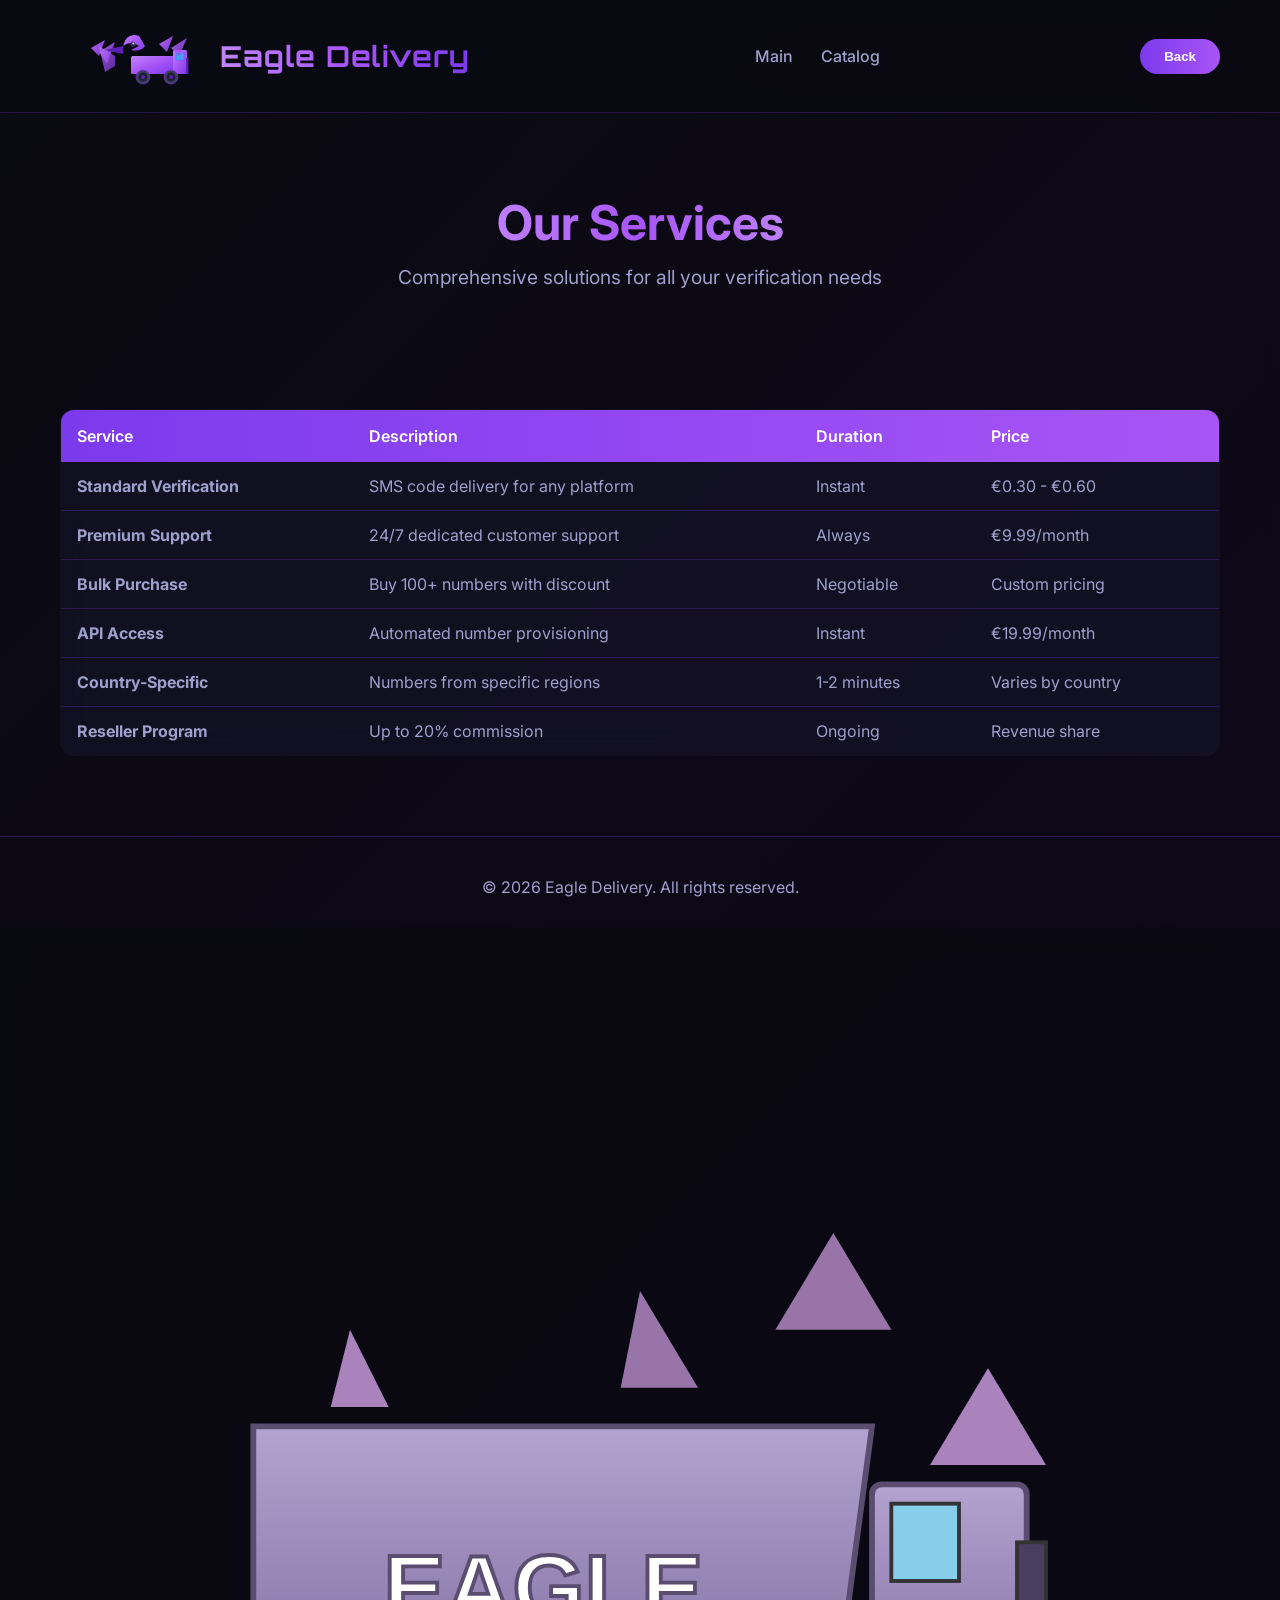
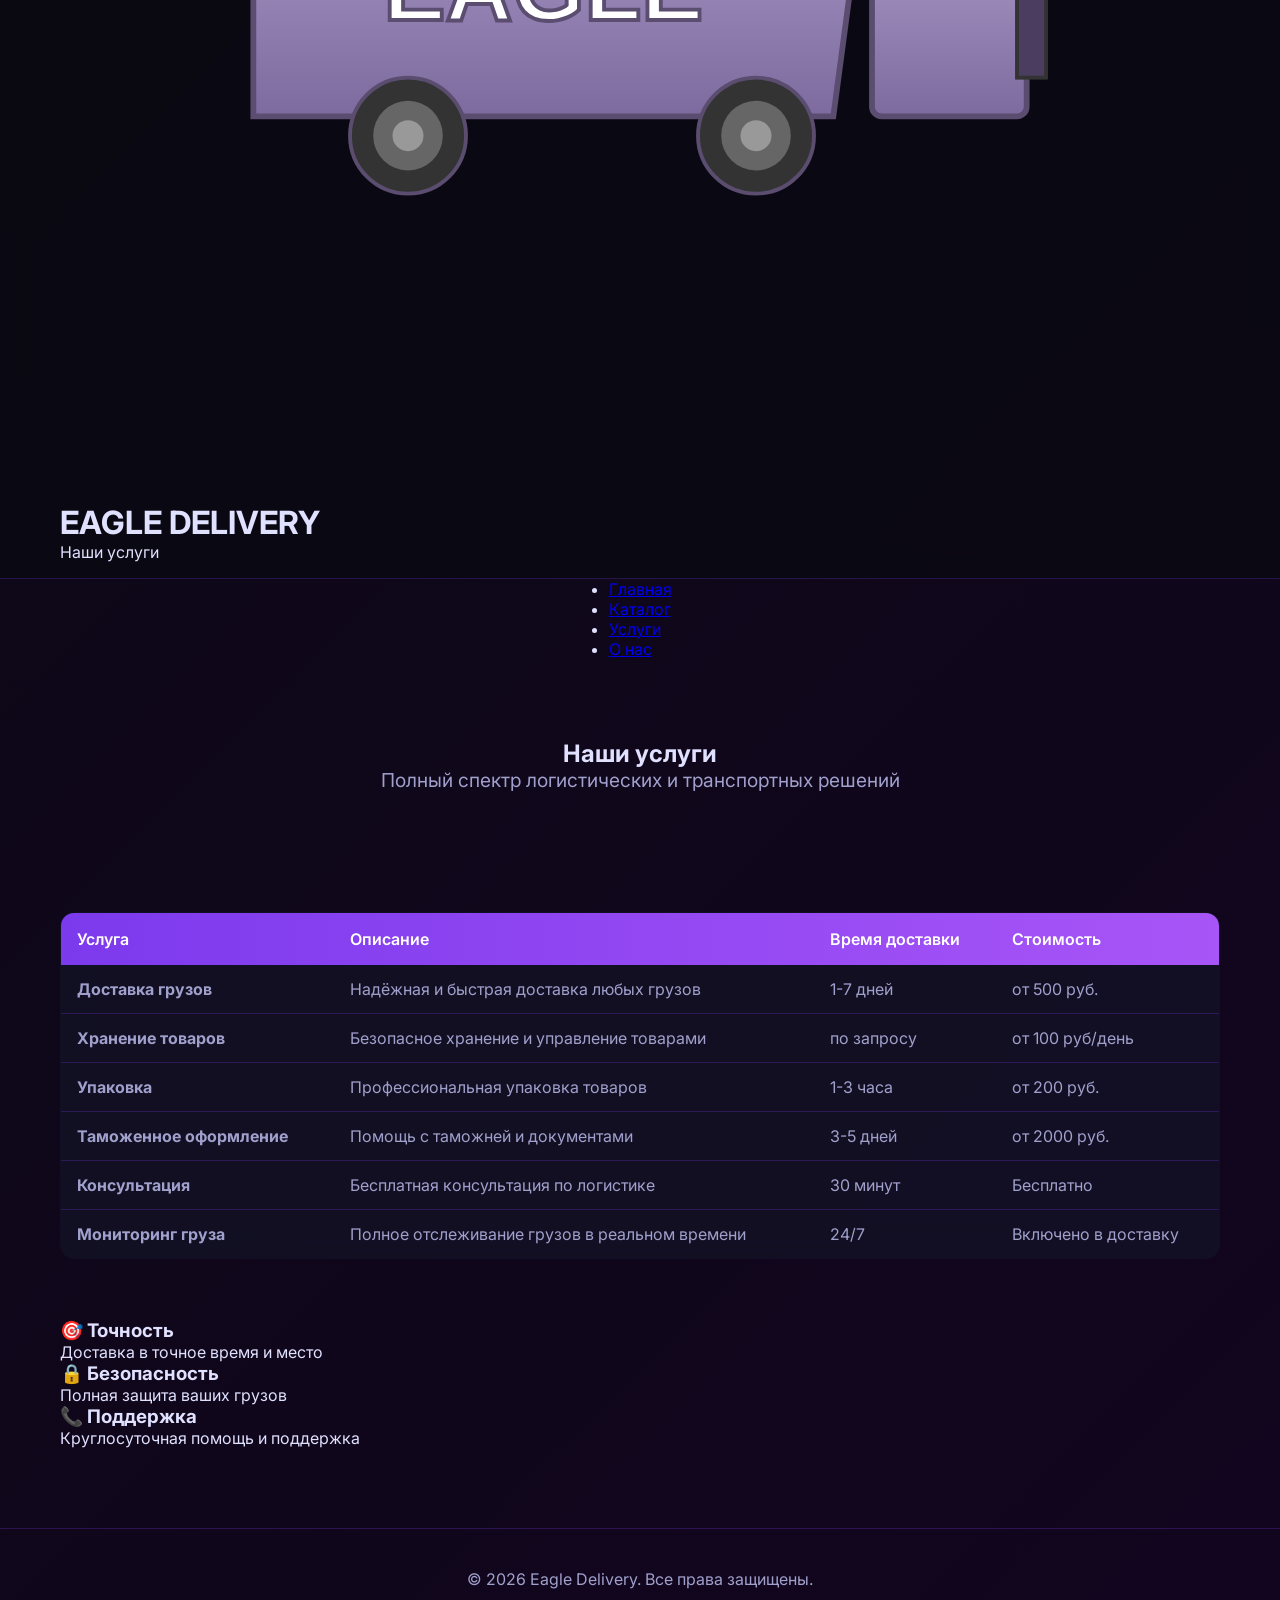
<file: catalog/services.html>
<!DOCTYPE html>
<html lang="en">
<head>
  <meta charset="UTF-8" />
  <meta name="viewport" content="width=device-width, initial-scale=1.0"/>
  <title>Services — Eagle Delivery</title>
  <link rel="preconnect" href="https://fonts.googleapis.com">
  <link href="https://fonts.googleapis.com/css2?family=Inter:wght@300;400;500;600;700&family=Orbitron:wght@500;700&display=swap" rel="stylesheet">
  <style>
    :root {
      --bg: #0a0a12;
      --card-bg: rgba(20, 20, 40, 0.65);
      --purple: #7c3aed;
      --purple-light: #a855f7;
      --text: #e0e0ff;
      --text-muted: #a0a0cc;
      --border: rgba(124, 58, 237, 0.25);
    }
    * { margin:0; padding:0; box-sizing:border-box; }
    body {
      font-family: 'Inter', system-ui, sans-serif;
      background: linear-gradient(135deg, #0a0a12 0%, #12051f 100%);
      color: var(--text);
      min-height: 100vh;
    }
    .container { max-width: 1200px; margin: 0 auto; padding: 0 20px; }
    header {
      padding: 16px 0;
      border-bottom: 1px solid var(--border);
      backdrop-filter: blur(12px);
      position: sticky;
      top: 0;
      z-index: 100;
      background: rgba(10,10,18,0.75);
    }
    nav {
      display: flex;
      justify-content: space-between;
      align-items: center;
    }
    .logo {
      display: flex;
      align-items: center;
    }
    .logo svg { width: 150px; height: auto; }
    .logo-text {
      font-family: 'Orbitron', sans-serif;
      font-size: 1.8rem;
      font-weight: 700;
      background: linear-gradient(90deg, #c084fc, #a855f7, #7c3aed);
      -webkit-background-clip: text;
      -webkit-text-fill-color: transparent;
      letter-spacing: 1px;
      margin-left: 10px;
    }
    .nav-links a {
      color: var(--text-muted);
      text-decoration: none;
      margin-left: 24px;
      font-weight: 500;
      transition: color 0.3s;
    }
    .btn {
      background: linear-gradient(90deg, var(--purple), var(--purple-light));
      color: white;
      border: none;
      padding: 10px 24px;
      border-radius: 50px;
      font-weight: 600;
      cursor: pointer;
    }
    .hero { padding: 80px 0 60px; text-align: center; }
    .hero h1 {
      font-size: 3rem;
      margin-bottom: 0.8rem;
      background: linear-gradient(90deg, #ffffff, var(--purple-light), #ffffff);
      -webkit-background-clip: text;
      -webkit-text-fill-color: transparent;
    }
    .hero p {
      font-size: 1.2rem;
      color: var(--text-muted);
    }
    table {
      width: 100%;
      border-collapse: collapse;
      background: var(--card-bg);
      backdrop-filter: blur(16px);
      border: 1px solid var(--border);
      border-radius: 14px;
      overflow: hidden;
      margin: 60px 0;
    }
    thead {
      background: linear-gradient(90deg, var(--purple), var(--purple-light));
      color: white;
    }
    th {
      padding: 16px;
      text-align: left;
      font-weight: 600;
    }
    td {
      padding: 14px 16px;
      border-bottom: 1px solid var(--border);
      color: var(--text-muted);
    }
    tbody tr:hover { background: rgba(124, 58, 237, 0.1); }
    footer {
      text-align: center;
      padding: 40px 0 30px;
      color: var(--text-muted);
      border-top: 1px solid var(--border);
      margin-top: 80px;
    }
  </style>
</head>
<body>

  <header>
    <div class="container">
      <nav>
        <div class="logo">
          <svg width="150" height="80" viewBox="0 0 600 400" xmlns="http://www.w3.org/2000/svg">
            <defs>
              <linearGradient id="eagleGrad" x1="0%" y1="0%" x2="100%" y2="100%">
                <stop offset="0%" stop-color="#c084fc" />
                <stop offset="50%" stop-color="#a855f7" />
                <stop offset="100%" stop-color="#7c3aed" />
              </linearGradient>
            </defs>
            <polygon points="80,160 150,120 120,200" fill="url(#eagleGrad)" opacity="0.9"/>
            <polygon points="120,180 200,130 160,240" fill="url(#eagleGrad)" opacity="0.8"/>
            <path d="M320 150 Q280 120 240 150 Q260 80 320 100 L350 150 Q330 180 280 170 Z" fill="url(#eagleGrad)"/>
            <path d="M240 150 L150 170 L240 190 Z" fill="#5b21b6"/>
            <circle cx="290" cy="140" r="12" fill="#1f1f3f" stroke="#a855f7" stroke-width="2"/>
            <circle cx="292" cy="138" r="5" fill="white"/>
            <rect x="280" y="200" width="220" height="90" fill="url(#eagleGrad)" rx="8"/>
            <rect x="490" y="170" width="70" height="120" fill="url(#eagleGrad)" rx="8"/>
            <rect x="505" y="185" width="40" height="35" fill="#4a9ff5" stroke="#2563eb" stroke-width="2"/>
            <rect x="555" y="210" width="12" height="80" fill="#5b21b6"/>
            <circle cx="340" cy="305" r="35" fill="#3d3d5c" stroke="#7c3aed" stroke-width="3"/>
            <circle cx="340" cy="305" r="22" fill="#1f1f2e"/>
            <circle cx="340" cy="305" r="10" fill="#5b21b6"/>
            <circle cx="480" cy="305" r="35" fill="#3d3d5c" stroke="#7c3aed" stroke-width="3"/>
            <circle cx="480" cy="305" r="22" fill="#1f1f2e"/>
            <circle cx="480" cy="305" r="10" fill="#5b21b6"/>
            <polygon points="420,140 490,100 460,180" fill="url(#eagleGrad)" opacity="0.9"/>
            <polygon points="480,160 560,110 520,200" fill="url(#eagleGrad)" opacity="0.8"/>
            <polygon points="200,200 120,150 150,280 200,250" fill="url(#eagleGrad)" opacity="0.7"/>
          </svg>
          <span class="logo-text">Eagle Delivery</span>
        </div>
        <div class="nav-links">
          <a href="../online_viewer_net (5).html">Main</a>
          <a href="../catalog.html">Catalog</a>
        </div>
        <button class="btn" onclick="window.location.href='../online_viewer_net (5).html'">Back</button>
      </nav>
    </div>
  </header>

  <section class="hero">
    <div class="container">
      <h1>Our Services</h1>
      <p>Comprehensive solutions for all your verification needs</p>
    </div>
  </section>

  <section class="container">
    <table>
      <thead>
        <tr>
          <th>Service</th>
          <th>Description</th>
          <th>Duration</th>
          <th>Price</th>
        </tr>
      </thead>
      <tbody>
        <tr>
          <td><strong>Standard Verification</strong></td>
          <td>SMS code delivery for any platform</td>
          <td>Instant</td>
          <td>€0.30 - €0.60</td>
        </tr>
        <tr>
          <td><strong>Premium Support</strong></td>
          <td>24/7 dedicated customer support</td>
          <td>Always</td>
          <td>€9.99/month</td>
        </tr>
        <tr>
          <td><strong>Bulk Purchase</strong></td>
          <td>Buy 100+ numbers with discount</td>
          <td>Negotiable</td>
          <td>Custom pricing</td>
        </tr>
        <tr>
          <td><strong>API Access</strong></td>
          <td>Automated number provisioning</td>
          <td>Instant</td>
          <td>€19.99/month</td>
        </tr>
        <tr>
          <td><strong>Country-Specific</strong></td>
          <td>Numbers from specific regions</td>
          <td>1-2 minutes</td>
          <td>Varies by country</td>
        </tr>
        <tr>
          <td><strong>Reseller Program</strong></td>
          <td>Up to 20% commission</td>
          <td>Ongoing</td>
          <td>Revenue share</td>
        </tr>
      </tbody>
    </table>
  </section>

  <footer>
    <div class="container">
      <p>© 2026 Eagle Delivery. All rights reserved.</p>
    </div>
  </footer>

</body>
</html>
</head>
<body>
    <header>
        <div class="container">
            <div class="logo-section">
                <svg class="logo" viewBox="0 0 600 600" xmlns="http://www.w3.org/2000/svg">
                    <defs>
                        <linearGradient id="truckGradient" x1="0%" y1="0%" x2="0%" y2="100%">
                            <stop offset="0%" style="stop-color:#b4a3d0;stop-opacity:1" />
                            <stop offset="100%" style="stop-color:#7d6b9f;stop-opacity:1" />
                        </linearGradient>
                    </defs>
                    <polygon points="100,280 100,400 400,400 420,250 100,250" fill="url(#truckGradient)" stroke="#5a4d6f" stroke-width="3"/>
                    <rect x="420" y="280" width="80" height="120" fill="url(#truckGradient)" stroke="#5a4d6f" stroke-width="3" rx="5"/>
                    <rect x="430" y="290" width="35" height="40" fill="#87ceeb" stroke="#333" stroke-width="2"/>
                    <rect x="495" y="310" width="15" height="70" fill="#4a3d5f" stroke="#333" stroke-width="2"/>
                    <circle cx="180" cy="410" r="30" fill="#333" stroke="#5a4d6f" stroke-width="2"/>
                    <circle cx="180" cy="410" r="18" fill="#666"/>
                    <circle cx="180" cy="410" r="8" fill="#999"/>
                    <circle cx="360" cy="410" r="30" fill="#333" stroke="#5a4d6f" stroke-width="2"/>
                    <circle cx="360" cy="410" r="18" fill="#666"/>
                    <circle cx="360" cy="410" r="8" fill="#999"/>
                    <polygon points="150,200 170,240 140,240" fill="#d4a3e8" opacity="0.8"/>
                    <polygon points="300,180 330,230 290,230" fill="#d4a3e8" opacity="0.7"/>
                    <polygon points="480,220 510,270 450,270" fill="#d4a3e8" opacity="0.8"/>
                    <polygon points="400,150 430,200 370,200" fill="#d4a3e8" opacity="0.7"/>
                    <text x="250" y="350" font-family="Arial, sans-serif" font-size="48" font-weight="bold" text-anchor="middle" fill="#fff" stroke="#5a4d6f" stroke-width="2">EAGLE</text>
                </svg>
                <h1>EAGLE DELIVERY</h1>
                <p class="tagline">Наши услуги</p>
            </div>
        </div>
    </header>

    <nav class="navbar">
        <div class="container">
            <ul class="nav-menu">
                <li><a href="../index.html">Главная</a></li>
                <li><a href="items.html">Каталог</a></li>
                <li><a href="services.html" class="active">Услуги</a></li>
                <li><a href="about.html">О нас</a></li>
            </ul>
        </div>
    </nav>

    <main>
        <section class="hero">
            <div class="container">
                <h2>Наши услуги</h2>
                <p>Полный спектр логистических и транспортных решений</p>
            </div>
        </section>

        <section>
            <div class="container">
                <table>
                    <thead>
                        <tr>
                            <th>Услуга</th>
                            <th>Описание</th>
                            <th>Время доставки</th>
                            <th>Стоимость</th>
                        </tr>
                    </thead>
                    <tbody>
                        <tr>
                            <td><strong>Доставка грузов</strong></td>
                            <td>Надёжная и быстрая доставка любых грузов</td>
                            <td>1-7 дней</td>
                            <td>от 500 руб.</td>
                        </tr>
                        <tr>
                            <td><strong>Хранение товаров</strong></td>
                            <td>Безопасное хранение и управление товарами</td>
                            <td>по запросу</td>
                            <td>от 100 руб/день</td>
                        </tr>
                        <tr>
                            <td><strong>Упаковка</strong></td>
                            <td>Профессиональная упаковка товаров</td>
                            <td>1-3 часа</td>
                            <td>от 200 руб.</td>
                        </tr>
                        <tr>
                            <td><strong>Таможенное оформление</strong></td>
                            <td>Помощь с таможней и документами</td>
                            <td>3-5 дней</td>
                            <td>от 2000 руб.</td>
                        </tr>
                        <tr>
                            <td><strong>Консультация</strong></td>
                            <td>Бесплатная консультация по логистике</td>
                            <td>30 минут</td>
                            <td>Бесплатно</td>
                        </tr>
                        <tr>
                            <td><strong>Мониторинг груза</strong></td>
                            <td>Полное отслеживание грузов в реальном времени</td>
                            <td>24/7</td>
                            <td>Включено в доставку</td>
                        </tr>
                    </tbody>
                </table>
            </div>
        </section>

        <section class="features">
            <div class="container">
                <div class="feature-card">
                    <h3>🎯 Точность</h3>
                    <p>Доставка в точное время и место</p>
                </div>
                <div class="feature-card">
                    <h3>🔒 Безопасность</h3>
                    <p>Полная защита ваших грузов</p>
                </div>
                <div class="feature-card">
                    <h3>📞 Поддержка</h3>
                    <p>Круглосуточная помощь и поддержка</p>
                </div>
            </div>
        </section>
    </main>

    <footer>
        <div class="container">
            <p>&copy; 2026 Eagle Delivery. Все права защищены.</p>
        </div>
    </footer>
</body>
</html>
</file>
<file: styles.css>
* {
    margin: 0;
    padding: 0;
    box-sizing: border-box;
}

:root {
    --primary-color: #7d6b9f;
    --primary-light: #b4a3d0;
    --primary-dark: #5a4d6f;
    --accent-color: #d4a3e8;
    --text-dark: #333;
    --text-light: #666;
    --bg-light: #f9f7fc;
    --bg-white: #ffffff;
    --border-color: #e0d5f0;
}

body {
    font-family: 'Arial', 'Helvetica', sans-serif;
    color: var(--text-dark);
    background-color: var(--bg-light);
    line-height: 1.6;
}

.container {
    max-width: 1200px;
    margin: 0 auto;
    padding: 0 20px;
}

/* ===== HEADER ===== */
header {
    background: linear-gradient(135deg, var(--primary-color) 0%, var(--primary-dark) 100%);
    color: white;
    padding: 40px 0;
    text-align: center;
}

.logo-section {
    display: flex;
    flex-direction: column;
    align-items: center;
    gap: 20px;
}

.logo {
    width: 150px;
    height: 150px;
    filter: drop-shadow(0 4px 8px rgba(0, 0, 0, 0.2));
    animation: floatLogo 3s ease-in-out infinite;
}

@keyframes floatLogo {
    0%, 100% {
        transform: translateY(0px);
    }
    50% {
        transform: translateY(-10px);
    }
}

header h1 {
    font-size: 3em;
    font-weight: bold;
    margin: 10px 0;
    text-shadow: 2px 2px 4px rgba(0, 0, 0, 0.3);
}

.tagline {
    font-size: 1.2em;
    opacity: 0.95;
    font-style: italic;
}

/* ===== NAVBAR ===== */
.navbar {
    background-color: var(--primary-dark);
    padding: 15px 0;
    position: sticky;
    top: 0;
    z-index: 100;
    box-shadow: 0 2px 8px rgba(0, 0, 0, 0.1);
}

.nav-menu {
    display: flex;
    list-style: none;
    gap: 30px;
    justify-content: center;
    flex-wrap: wrap;
}

.nav-menu a {
    color: white;
    text-decoration: none;
    font-weight: 500;
    padding: 8px 16px;
    border-radius: 4px;
    transition: all 0.3s ease;
}

.nav-menu a:hover,
.nav-menu a.active {
    background-color: var(--accent-color);
    color: var(--primary-dark);
}

/* ===== MAIN CONTENT ===== */
main {
    padding: 40px 0;
}

/* ===== HERO SECTION ===== */
.hero {
    background: linear-gradient(135deg, var(--primary-light) 0%, var(--primary-color) 100%);
    color: white;
    padding: 60px 0;
    border-radius: 10px;
    margin-bottom: 40px;
    text-align: center;
}

.hero h2 {
    font-size: 2.5em;
    margin-bottom: 20px;
}

.hero p {
    font-size: 1.2em;
    margin-bottom: 30px;
    opacity: 0.95;
}

/* ===== BUTTONS ===== */
.btn {
    display: inline-block;
    padding: 12px 30px;
    border-radius: 5px;
    text-decoration: none;
    font-weight: 600;
    transition: all 0.3s ease;
    border: 2px solid transparent;
    cursor: pointer;
    font-size: 1em;
}

.btn-primary {
    background-color: var(--accent-color);
    color: var(--primary-dark);
}

.btn-primary:hover {
    transform: translateY(-2px);
    box-shadow: 0 6px 12px rgba(0, 0, 0, 0.2);
}

.btn-secondary {
    background-color: transparent;
    color: var(--primary-color);
    border: 2px solid var(--primary-color);
}

.btn-secondary:hover {
    background-color: var(--primary-color);
    color: white;
}

/* ===== FEATURES SECTION ===== */
.features {
    display: grid;
    grid-template-columns: repeat(auto-fit, minmax(250px, 1fr));
    gap: 30px;
    margin-bottom: 40px;
}

.feature-card {
    background-color: var(--bg-white);
    padding: 30px;
    border-radius: 10px;
    text-align: center;
    box-shadow: 0 4px 12px rgba(0, 0, 0, 0.08);
    border-left: 4px solid var(--primary-color);
    transition: all 0.3s ease;
}

.feature-card:hover {
    transform: translateY(-5px);
    box-shadow: 0 8px 20px rgba(0, 0, 0, 0.12);
}

.feature-card h3 {
    color: var(--primary-color);
    margin-bottom: 15px;
    font-size: 1.3em;
}

.feature-card p {
    color: var(--text-light);
}

/* ===== CATALOG SECTION ===== */
.catalog-container {
    display: grid;
    grid-template-columns: repeat(auto-fill, minmax(280px, 1fr));
    gap: 30px;
    margin: 30px 0;
}

.catalog-item {
    background-color: var(--bg-white);
    border-radius: 10px;
    overflow: hidden;
    box-shadow: 0 4px 12px rgba(0, 0, 0, 0.08);
    transition: all 0.3s ease;
    border-top: 4px solid var(--primary-color);
}

.catalog-item:hover {
    transform: translateY(-10px);
    box-shadow: 0 8px 20px rgba(0, 0, 0, 0.15);
}

.catalog-item-image {
    width: 100%;
    height: 200px;
    background: linear-gradient(135deg, var(--primary-light) 0%, var(--primary-color) 100%);
    display: flex;
    align-items: center;
    justify-content: center;
    color: white;
    font-size: 3em;
}

.catalog-item-content {
    padding: 20px;
}

.catalog-item-title {
    color: var(--primary-color);
    font-size: 1.3em;
    margin-bottom: 10px;
}

.catalog-item-description {
    color: var(--text-light);
    margin-bottom: 15px;
    font-size: 0.95em;
}

.catalog-item-price {
    color: var(--primary-dark);
    font-weight: bold;
    font-size: 1.2em;
    margin-bottom: 15px;
}

.catalog-item .btn {
    display: block;
    text-align: center;
}

/* ===== TABLE STYLES ===== */
table {
    width: 100%;
    border-collapse: collapse;
    background-color: var(--bg-white);
    border-radius: 8px;
    overflow: hidden;
    box-shadow: 0 4px 12px rgba(0, 0, 0, 0.08);
    margin: 30px 0;
}

thead {
    background: linear-gradient(135deg, var(--primary-color) 0%, var(--primary-dark) 100%);
    color: white;
}

th {
    padding: 15px;
    text-align: left;
    font-weight: 600;
}

td {
    padding: 15px;
    border-bottom: 1px solid var(--border-color);
}

tbody tr:hover {
    background-color: var(--bg-light);
}

tbody tr:last-child td {
    border-bottom: none;
}

/* ===== FOOTER ===== */
footer {
    background: linear-gradient(135deg, var(--primary-dark) 0%, #4a3d5f 100%);
    color: white;
    text-align: center;
    padding: 30px 0;
    margin-top: 60px;
}

footer p {
    margin: 0;
}

/* ===== RESPONSIVE ===== */
@media (max-width: 768px) {
    header h1 {
        font-size: 2em;
    }

    .logo {
        width: 120px;
        height: 120px;
    }

    .nav-menu {
        gap: 15px;
    }

    .hero h2 {
        font-size: 1.8em;
    }

    .hero p {
        font-size: 1em;
    }

    .catalog-container {
        grid-template-columns: 1fr;
    }

    table {
        font-size: 0.9em;
    }

    th, td {
        padding: 10px;
    }
}

@media (max-width: 480px) {
    header {
        padding: 20px 0;
    }

    header h1 {
        font-size: 1.5em;
    }

    .logo {
        width: 100px;
        height: 100px;
    }

    .nav-menu {
        gap: 10px;
        flex-direction: column;
    }

    .nav-menu a {
        padding: 10px;
    }

    .hero {
        padding: 40px 0;
    }

    .hero h2 {
        font-size: 1.5em;
    }
}

/* ===== ANIMATIONS ===== */
.fade-in {
    animation: fadeIn 0.5s ease-in;
}

@keyframes fadeIn {
    from {
        opacity: 0;
        transform: translateY(10px);
    }
    to {
        opacity: 1;
        transform: translateY(0);
    }
}
</file>
